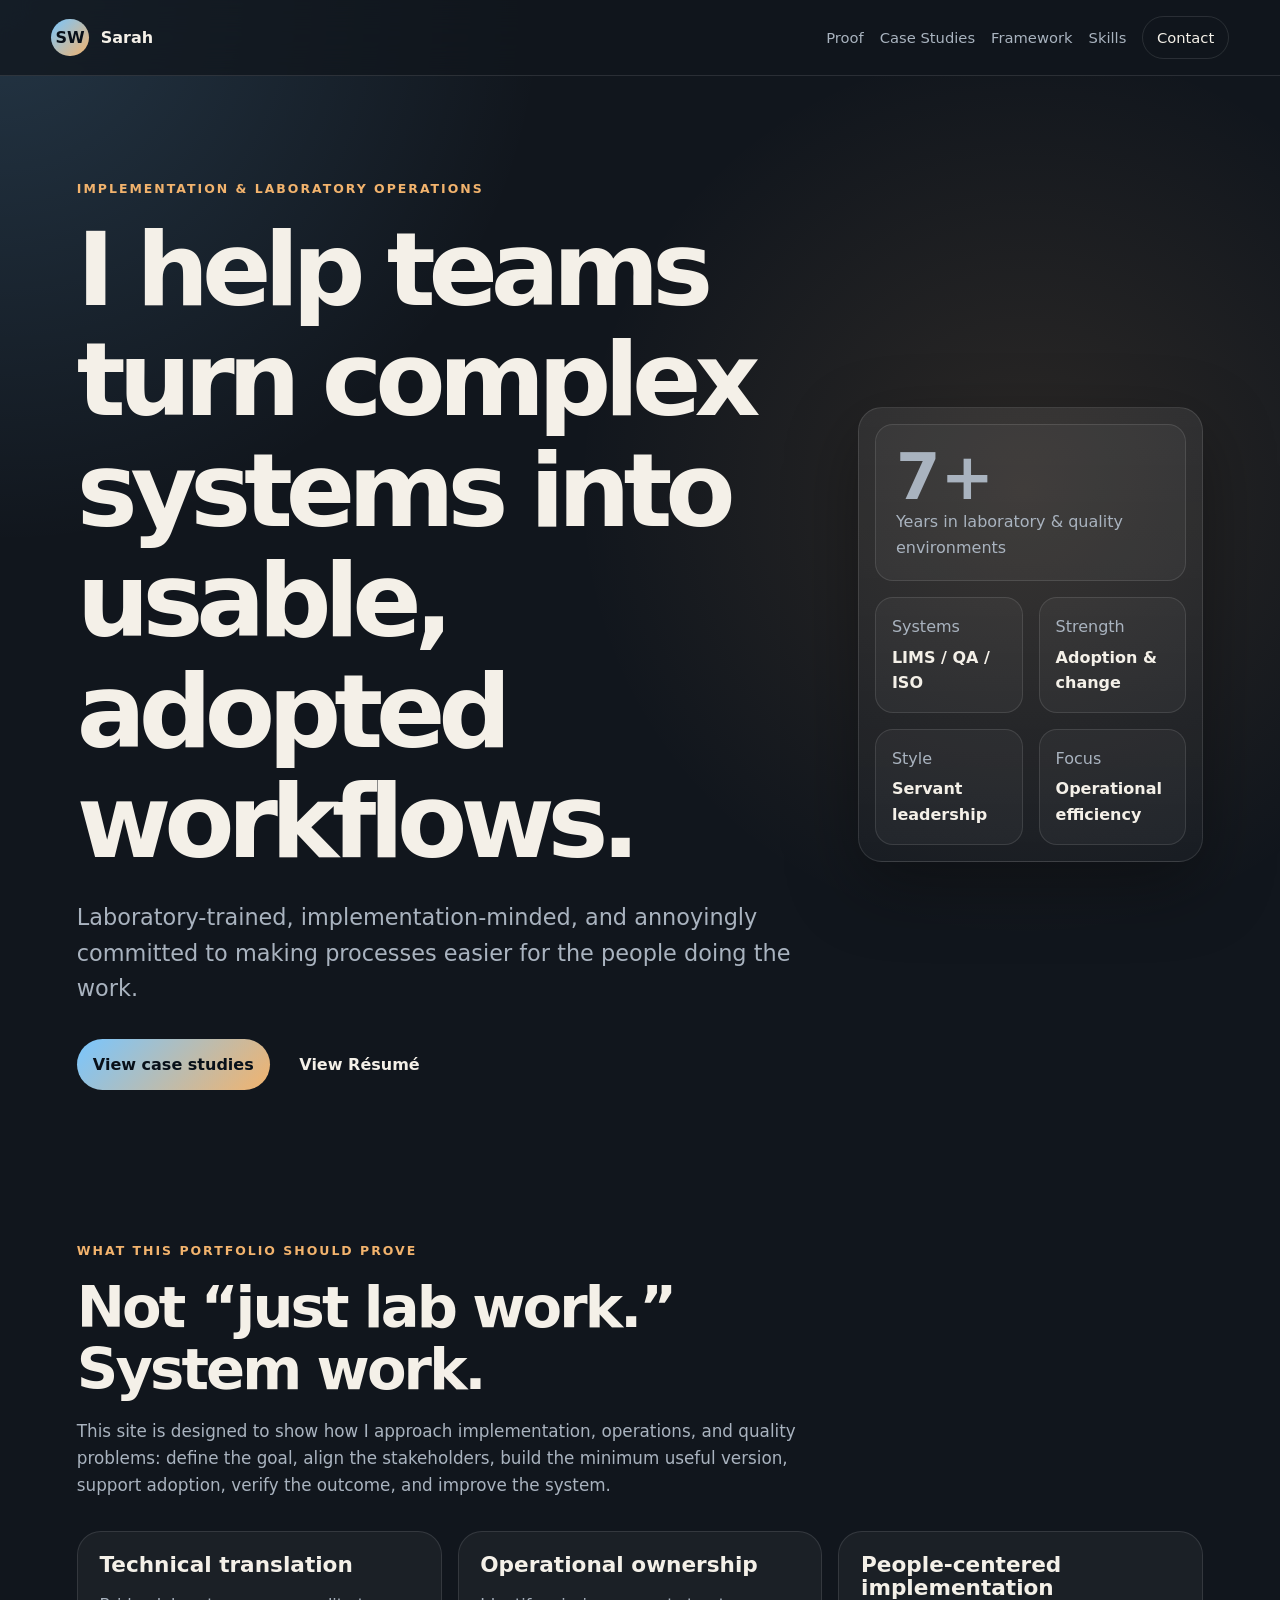
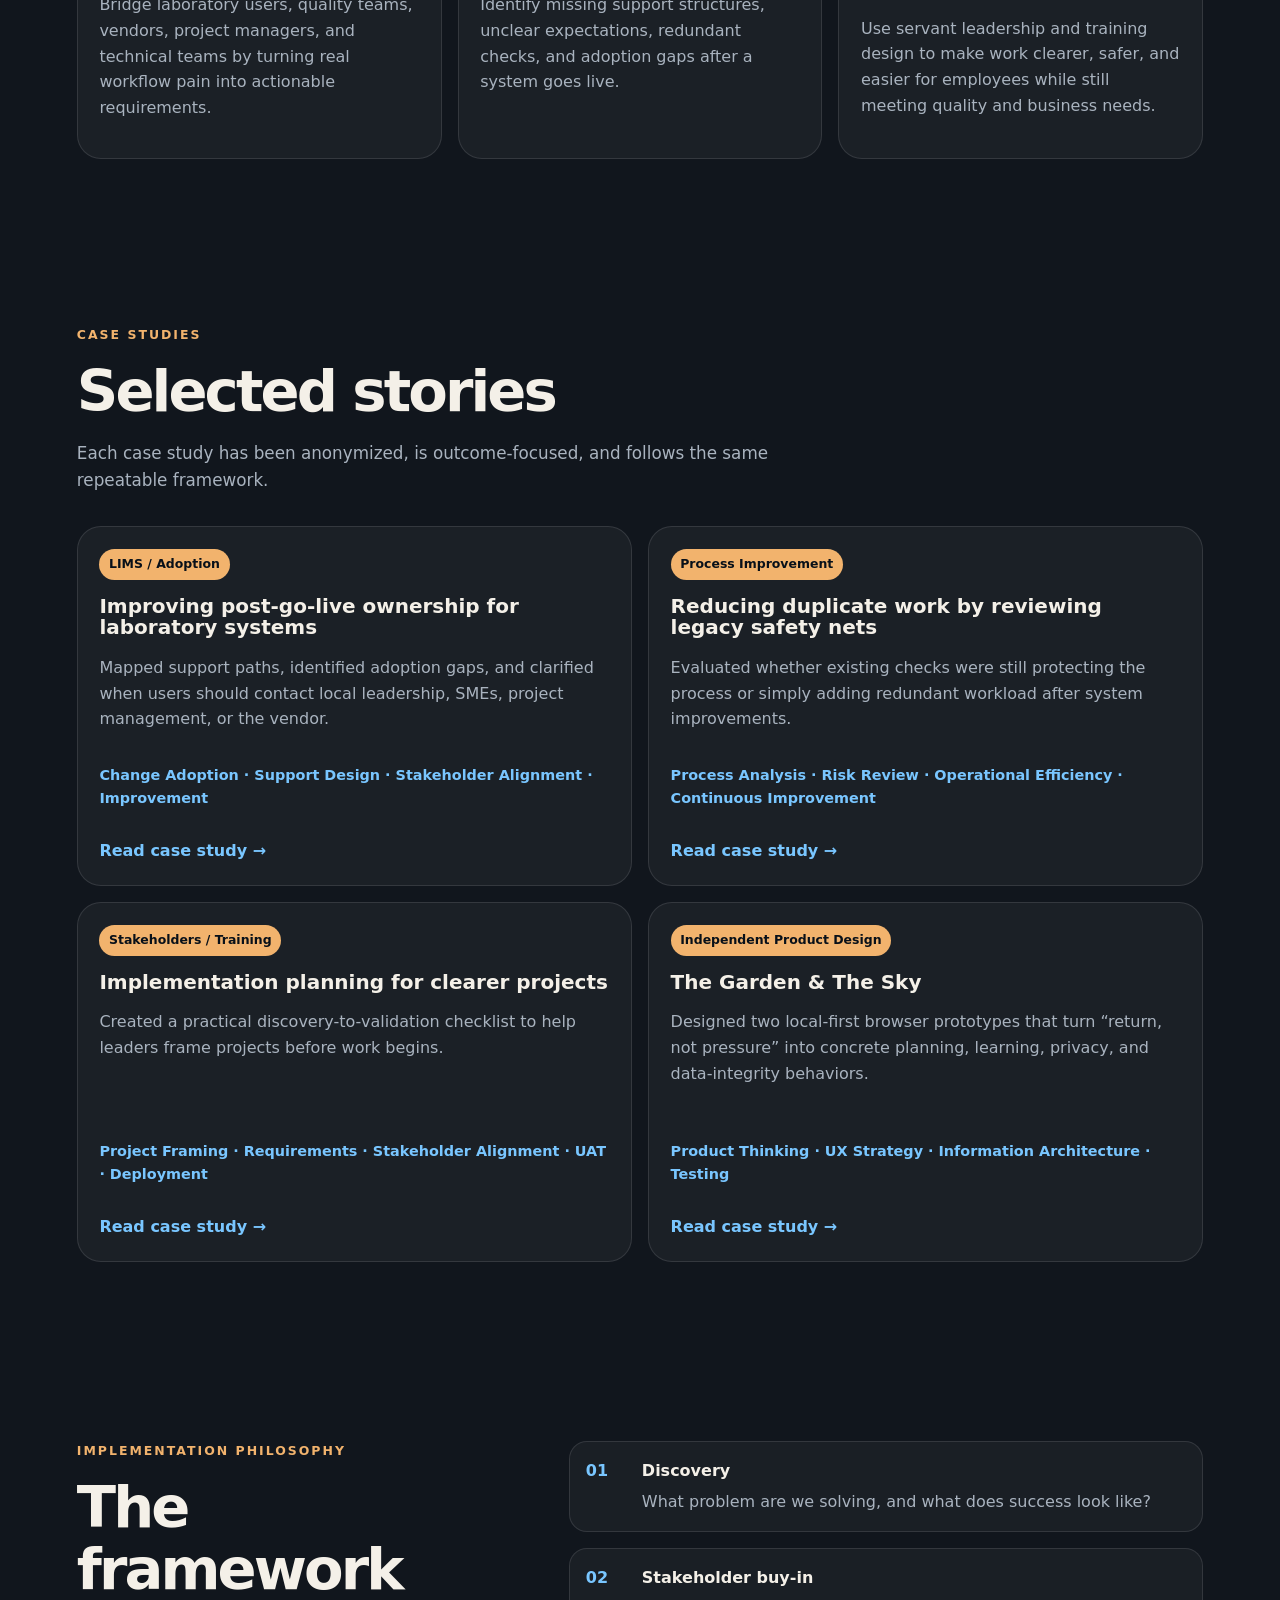
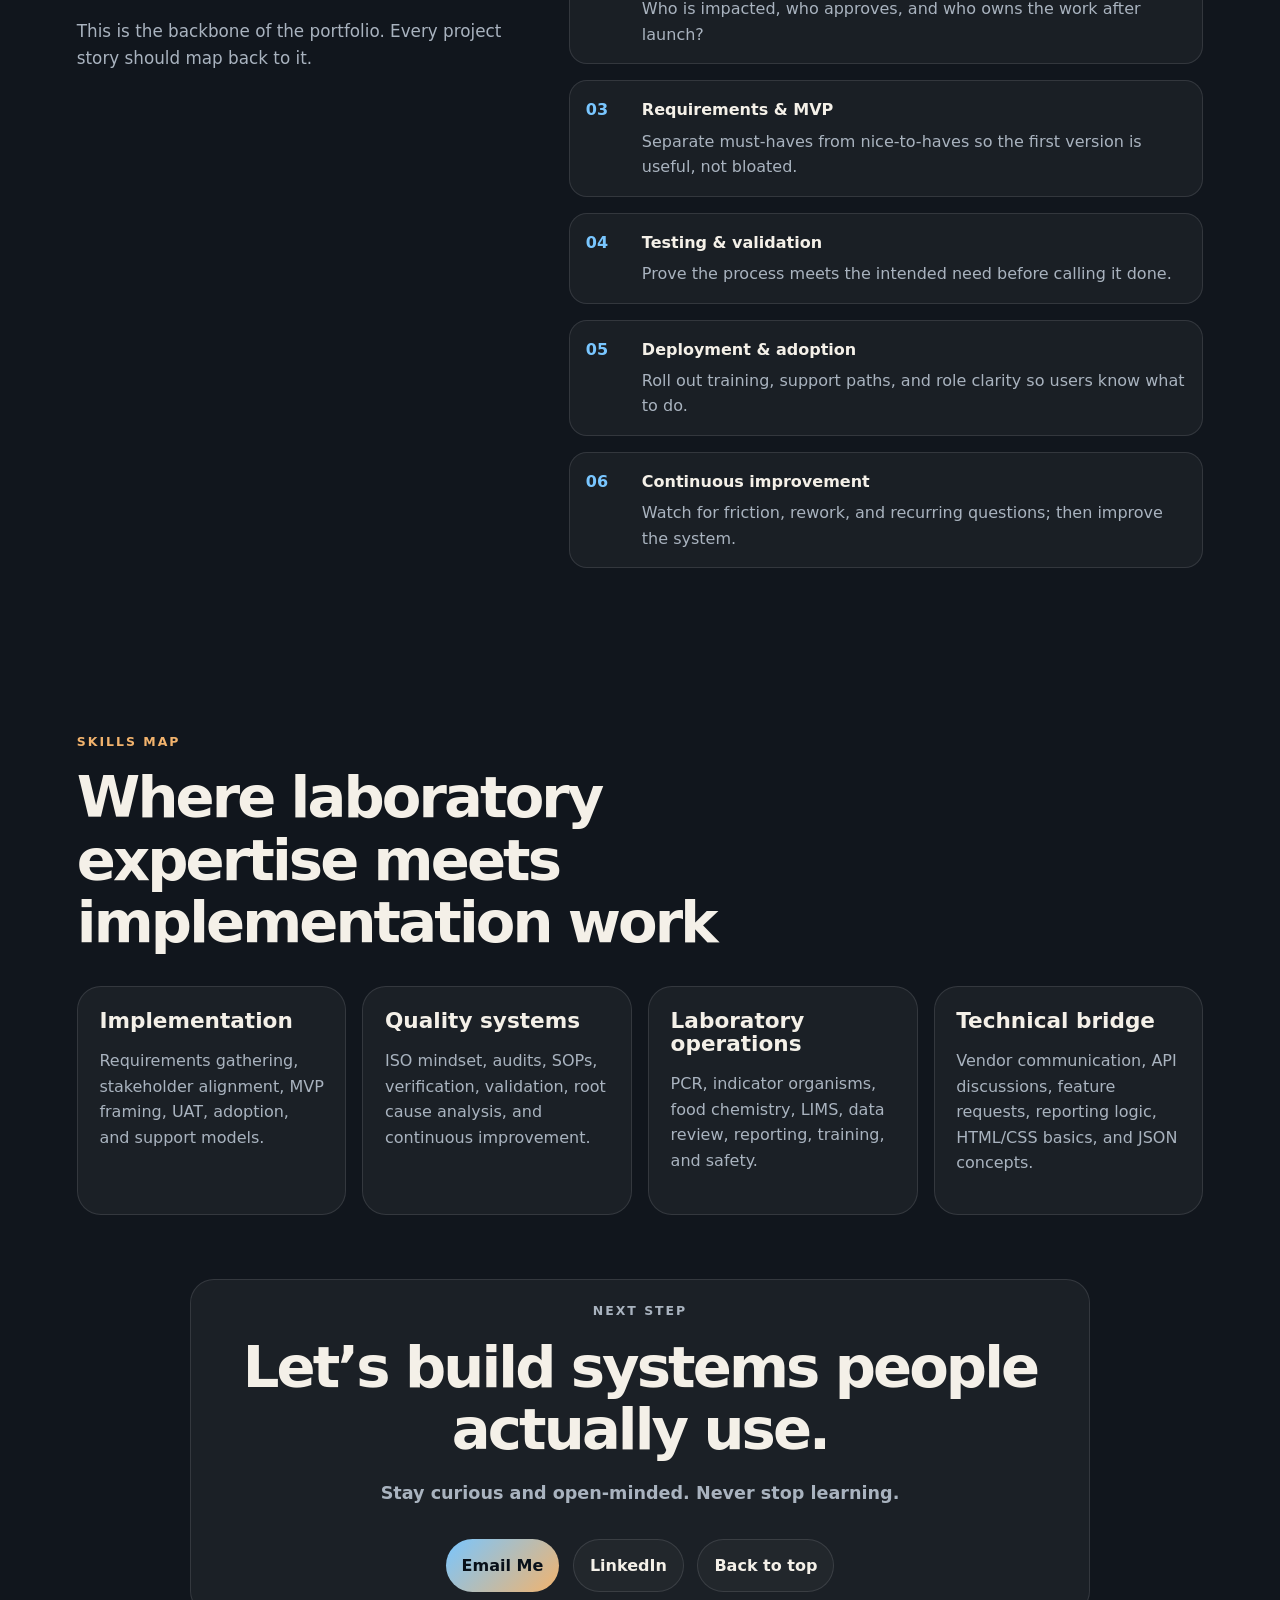
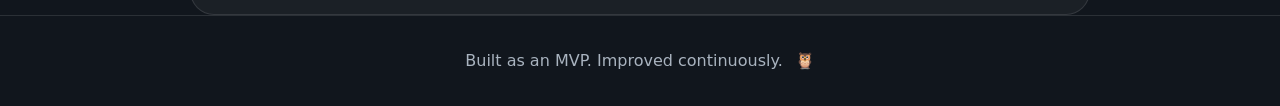
<file: index.html>
<!DOCTYPE html>
<html lang="en">
<head>
  <meta charset="UTF-8" />
  <meta name="viewport" content="width=device-width, initial-scale=1.0" />
  <title>Sarah | Implementation & Laboratory Operations</title>
  <meta name="description" content="Portfolio for implementation, laboratory operations, quality systems, process improvement, and stakeholder adoption work." />
  <link rel="stylesheet" href="style.css" />
</head>
<body>
  <header class="site-header">
    <a class="brand" href="#top" aria-label="Home">
      <span class="brand-mark">SW</span>
      <span>Sarah</span>
    </a>
    <nav aria-label="Main navigation">
      <a href="#proof">Proof</a>
      <a href="#case-studies">Case Studies</a>
      <a href="#framework">Framework</a>
      <a href="#skills">Skills</a>
      <a class="nav-cta" href="#contact">Contact</a>
    </nav>
  </header>

  <main id="top">
    <section class="hero section">
      <div class="hero-copy reveal">
        <p class="eyebrow">Implementation & Laboratory Operations</p>
        <h1>I help teams turn complex systems into usable, adopted workflows.</h1>
        <p class="lede">Laboratory-trained, implementation-minded, and annoyingly committed to making processes easier for the people doing the work.</p>
        <div class="hero-actions">
          <a class="button primary" href="#case-studies">View case studies</a>
       <a class="button" href="Sarah_Wisner_Resume.pdf" target="_blank" rel="noopener noreferrer">View Résumé</a>
        </div>
      </div>
      <aside class="hero-panel reveal" aria-label="Career snapshot">
        <div class="stat-card big">
          <span class="stat-number">7+</span>
          <span class="stat-label">Years in laboratory & quality environments</span>
        </div>
        <div class="mini-grid">
          <div class="stat-card"><span>Systems</span><strong>LIMS / QA / ISO</strong></div>
          <div class="stat-card"><span>Strength</span><strong>Adoption & change</strong></div>
          <div class="stat-card"><span>Style</span><strong>Servant leadership</strong></div>
          <div class="stat-card"><span>Focus</span><strong>Operational efficiency</strong></div>
        </div>
      </aside>
    </section>

   <section id="proof" class="section compact">
  <div class="section-heading reveal">
    <p class="eyebrow">What this portfolio should prove</p>
    <h2>Not “just lab work.” System work.</h2>
    <p>
      This site is designed to show how I approach implementation, operations,
      and quality problems: define the goal, align the stakeholders, build the
      minimum useful version, support adoption, verify the outcome, and improve
      the system.
    </p>
  </div>

  <div class="proof-grid">
    <article class="proof-card reveal">
      <h3>Technical translation</h3>
      <p>
        Bridge laboratory users, quality teams, vendors, project managers, and
        technical teams by turning real workflow pain into actionable requirements.
      </p>
    </article>

    <article class="proof-card reveal">
      <h3>Operational ownership</h3>
      <p>
        Identify missing support structures, unclear expectations, redundant
        checks, and adoption gaps after a system goes live.
      </p>
    </article>

    <article class="proof-card reveal">
      <h3>People-centered implementation</h3>
      <p>
        Use servant leadership and training design to make work clearer, safer,
        and easier for employees while still meeting quality and business needs.
      </p>
    </article>
  </div>
</section>

<section id="case-studies" class="section">
  <div class="section-heading reveal">
    <p class="eyebrow">Case studies</p>
    <h2>Selected stories</h2>
    <p>
      Each case study has been anonymized, is outcome-focused, and follows the
      same repeatable framework.
    </p>
  </div>

  <div class="case-grid">
    <article class="case-card reveal">
      <div class="case-tag">LIMS / Adoption</div>
      <h3>Improving post-go-live ownership for laboratory systems</h3>
      <p>
        Mapped support paths, identified adoption gaps, and clarified when users
        should contact local leadership, SMEs, project management, or the vendor.
      </p>
            <p class="case-skills">
       Change Adoption · Support Design · Stakeholder Alignment · Improvement
      </p>
     <a href="case-studies-post-go-live-support-model.html">
        Read case study →
      </a>
    </article>

    <article class="case-card reveal">
      <div class="case-tag">Process Improvement</div>
      <h3>Reducing duplicate work by reviewing legacy safety nets</h3>
      <p>
        Evaluated whether existing checks were still protecting the process or
        simply adding redundant workload after system improvements.
      </p>
            <p class="case-skills">
        Process Analysis · Risk Review · Operational Efficiency · Continuous Improvement
      </p>
<a href="case-studies-redundant-safety-nets.html">
        Read case study →
      </a>
    </article>

    <article class="case-card reveal">
      <div class="case-tag">Stakeholders / Training</div>
      <h3>Implementation planning for clearer projects</h3>
      <p>
        Created a practical discovery-to-validation checklist to help leaders
        frame projects before work begins.
      </p>
            <p class="case-skills">
       Project Framing · Requirements · Stakeholder Alignment · UAT · Deployment
      </p>
      <a href="case-studies-implementation-planning-framework.html">
        Read case study →
      </a>
    </article>

    <article class="case-card reveal">
      <div class="case-tag">Independent Product Design</div>
      <h3>The Garden &amp; The Sky</h3>
      <p>
        Designed two local-first browser prototypes that turn “return, not pressure”
        into concrete planning, learning, privacy, and data-integrity behaviors.
      </p>

      <p class="case-skills">
        Product Thinking · UX Strategy · Information Architecture · Testing
      </p>

      <a href="garden-and-sky-case-study.html">
        Read case study →
      </a>
    </article>
  </div>
</section>

<section id="framework" class="section split framework-section">
  <div class="section-heading reveal">
    <p class="eyebrow">Implementation philosophy</p>
    <h2>The framework</h2>
    <p>
      This is the backbone of the portfolio. Every project story should map
      back to it.
    </p>
  </div>

  <ol class="timeline reveal">
    <li>
      <span>01</span>
      <strong>Discovery</strong>
      <p>What problem are we solving, and what does success look like?</p>
    </li>

    <li>
      <span>02</span>
      <strong>Stakeholder buy-in</strong>
      <p>
        Who is impacted, who approves, and who owns the work after launch?
      </p>
    </li>

    <li>
      <span>03</span>
      <strong>Requirements &amp; MVP</strong>
      <p>
        Separate must-haves from nice-to-haves so the first version is useful,
        not bloated.
      </p>
    </li>

    <li>
      <span>04</span>
      <strong>Testing &amp; validation</strong>
      <p>
        Prove the process meets the intended need before calling it done.
      </p>
    </li>

    <li>
      <span>05</span>
      <strong>Deployment &amp; adoption</strong>
      <p>
        Roll out training, support paths, and role clarity so users know what
        to do.
      </p>
    </li>

    <li>
      <span>06</span>
      <strong>Continuous improvement</strong>
      <p>
        Watch for friction, rework, and recurring questions; then improve
        the system.
      </p>
    </li>
  </ol>
</section>

<section id="skills" class="section compact">
  <div class="section-heading reveal">
    <p class="eyebrow">Skills map</p>
    <h2>Where laboratory expertise meets implementation work</h2>
  </div>

  <div class="skills-grid reveal">
    <div>
      <h3>Implementation</h3>
      <p>
        Requirements gathering, stakeholder alignment, MVP framing, UAT,
        adoption, and support models.
      </p>
    </div>

    <div>
      <h3>Quality systems</h3>
      <p>
        ISO mindset, audits, SOPs, verification, validation, root cause
        analysis, and continuous improvement.
      </p>
    </div>

    <div>
      <h3>Laboratory operations</h3>
      <p>
        PCR, indicator organisms, food chemistry, LIMS, data review,
        reporting, training, and safety.
      </p>
    </div>

    <div>
      <h3>Technical bridge</h3>
      <p>
        Vendor communication, API discussions, feature requests, reporting
        logic, HTML/CSS basics, and JSON concepts.
      </p>
    </div>
  </div>
</section>

<section id="contact" class="section contact-card reveal">
  <p class="eyebrow">Next step</p>
  <h2>Let’s build systems people actually use.</h2>

  <p class="contact-note">
    Stay curious and open-minded. Never stop learning.
  </p>

  <div class="hero-actions contact-actions">
    <a
      class="button primary"
      href="mailto:sarah.kaylee.wisner@gmail.com"
    >
      Email Me
    </a>

    <a
      class="button secondary"
      href="https://www.linkedin.com/in/sarahkwisner97/"
      target="_blank"
      rel="noopener noreferrer"
    >
      LinkedIn
    </a>

    <a class="button secondary" href="#top">
      Back to top
    </a>
  </div>
</section>

  <footer class="site-footer">
    <span>Built as an MVP. Improved continuously.</span>
    <span aria-hidden="true">🦉</span>
  </footer>

  <script src="main.js"></script>
</body>
</html>
</file>
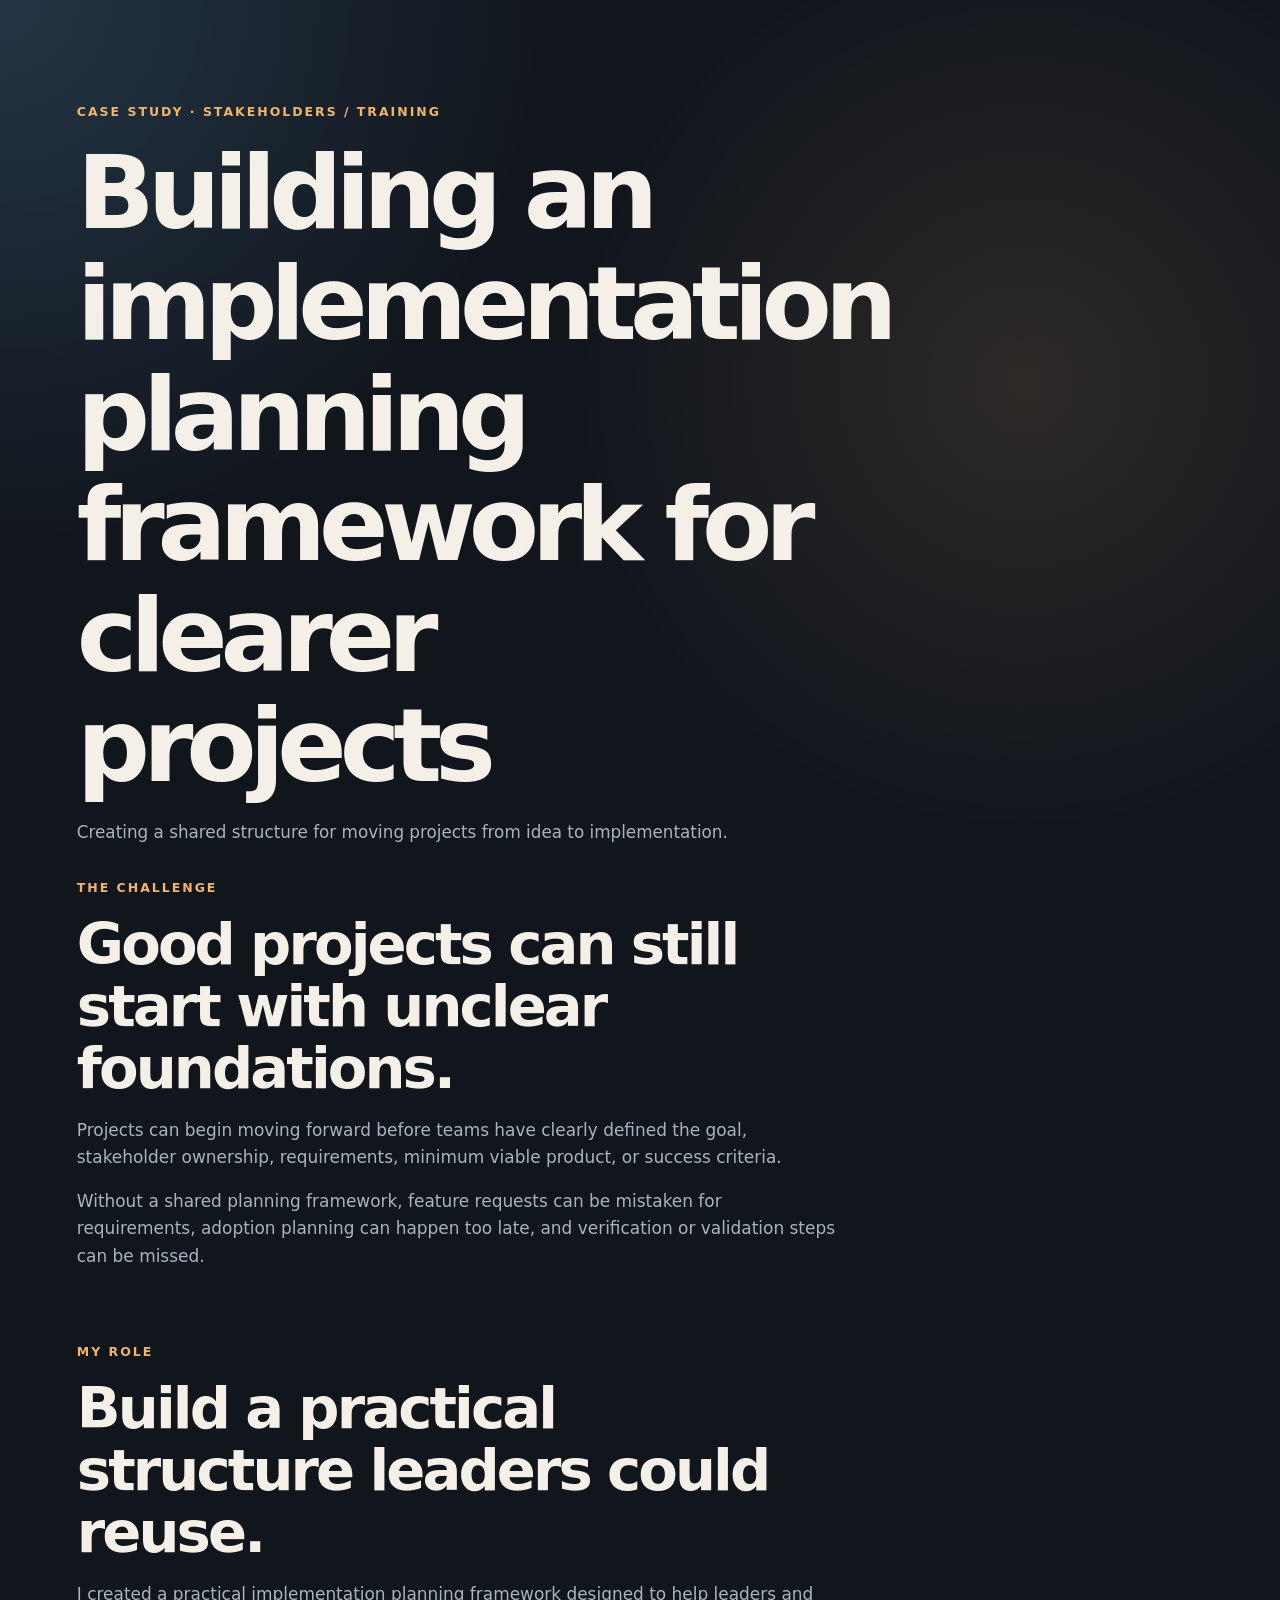
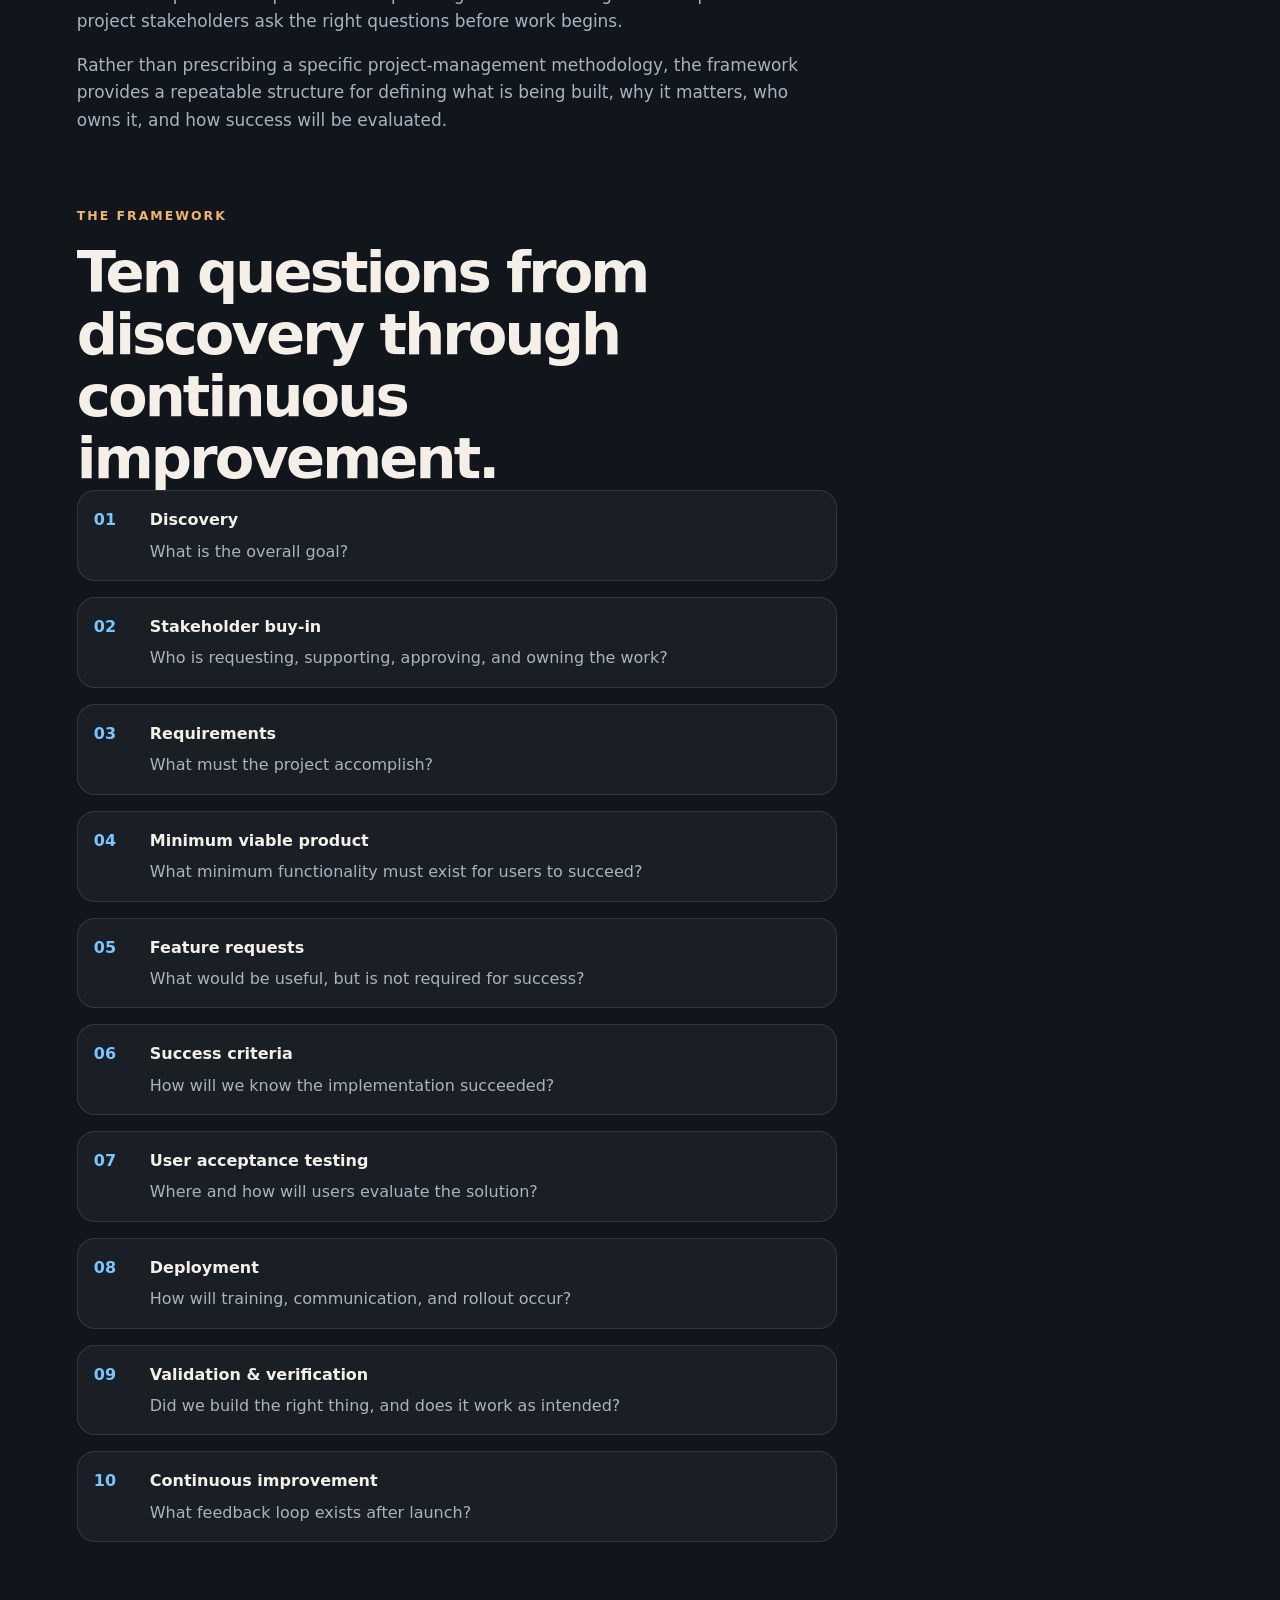
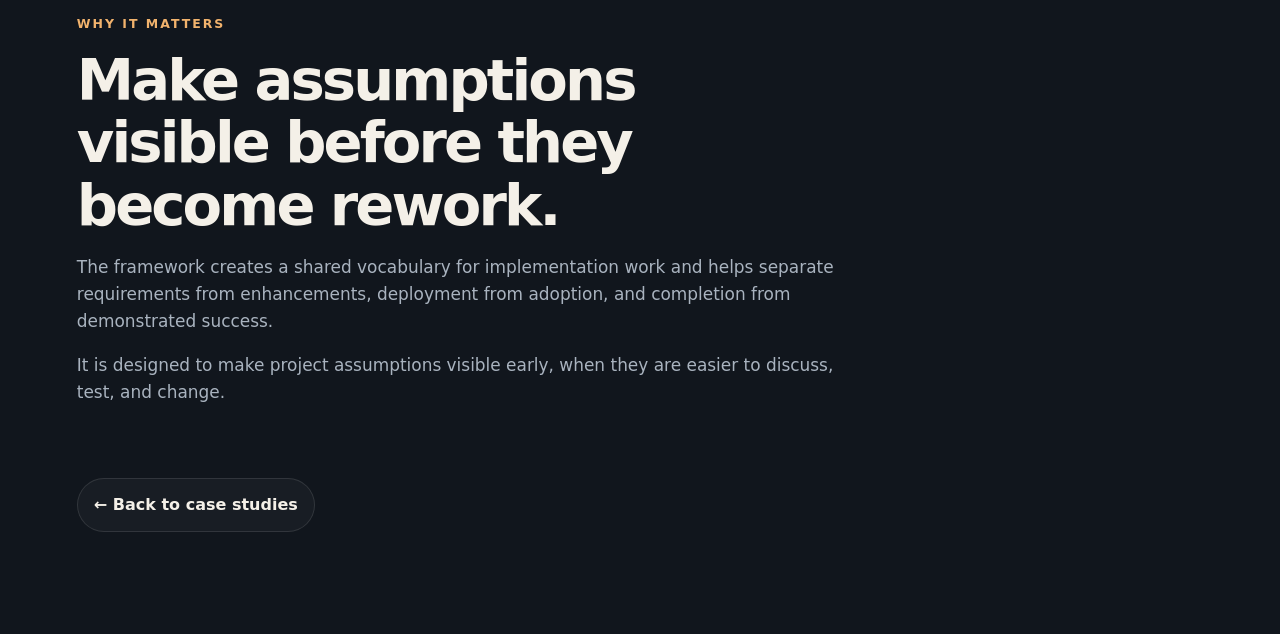
<file: case-studies-implementation-planning-framework.html>
<!DOCTYPE html>
<html lang="en">
<head>
  <meta charset="UTF-8">
  <meta name="viewport" content="width=device-width, initial-scale=1.0">
  <title>Implementation Planning Framework | Sarah W.</title>
  <link rel="stylesheet" href="style.css">
</head>

<body>

  <main class="section">

    <div class="section-heading reveal">
      <p class="eyebrow">Case Study · Stakeholders / Training</p>
      <h1>Building an implementation planning framework for clearer projects</h1>
      <p>
        Creating a shared structure for moving projects from idea to implementation.
      </p>
    </div>

    <section class="case-detail reveal">
      <p class="eyebrow">The challenge</p>
      <h2>Good projects can still start with unclear foundations.</h2>

      <p>
        Projects can begin moving forward before teams have clearly defined the goal,
        stakeholder ownership, requirements, minimum viable product, or success criteria.
      </p>

      <p>
        Without a shared planning framework, feature requests can be mistaken for
        requirements, adoption planning can happen too late, and verification or
        validation steps can be missed.
      </p>
    </section>

    <section class="case-detail reveal">
      <p class="eyebrow">My role</p>
      <h2>Build a practical structure leaders could reuse.</h2>

      <p>
        I created a practical implementation planning framework designed to help
        leaders and project stakeholders ask the right questions before work begins.
      </p>

      <p>
        Rather than prescribing a specific project-management methodology, the
        framework provides a repeatable structure for defining what is being built,
        why it matters, who owns it, and how success will be evaluated.
      </p>
    </section>

    <section class="case-detail reveal">
      <p class="eyebrow">The framework</p>
      <h2>Ten questions from discovery through continuous improvement.</h2>

      <ol class="timeline">

        <li>
          <span>01</span>
          <strong>Discovery</strong>
          <p>What is the overall goal?</p>
        </li>

        <li>
          <span>02</span>
          <strong>Stakeholder buy-in</strong>
          <p>Who is requesting, supporting, approving, and owning the work?</p>
        </li>

        <li>
          <span>03</span>
          <strong>Requirements</strong>
          <p>What must the project accomplish?</p>
        </li>

        <li>
          <span>04</span>
          <strong>Minimum viable product</strong>
          <p>What minimum functionality must exist for users to succeed?</p>
        </li>

        <li>
          <span>05</span>
          <strong>Feature requests</strong>
          <p>What would be useful, but is not required for success?</p>
        </li>

        <li>
          <span>06</span>
          <strong>Success criteria</strong>
          <p>How will we know the implementation succeeded?</p>
        </li>

        <li>
          <span>07</span>
          <strong>User acceptance testing</strong>
          <p>Where and how will users evaluate the solution?</p>
        </li>

        <li>
          <span>08</span>
          <strong>Deployment</strong>
          <p>How will training, communication, and rollout occur?</p>
        </li>

        <li>
          <span>09</span>
          <strong>Validation &amp; verification</strong>
          <p>Did we build the right thing, and does it work as intended?</p>
        </li>

        <li>
          <span>10</span>
          <strong>Continuous improvement</strong>
          <p>What feedback loop exists after launch?</p>
        </li>

      </ol>
    </section>

    <section class="case-detail reveal">
      <p class="eyebrow">Why it matters</p>
      <h2>Make assumptions visible before they become rework.</h2>

      <p>
        The framework creates a shared vocabulary for implementation work and helps
        separate requirements from enhancements, deployment from adoption, and
        completion from demonstrated success.
      </p>

      <p>
        It is designed to make project assumptions visible early, when they are
        easier to discuss, test, and change.
      </p>
    </section>

    <div class="hero-actions reveal">
      <a class="button secondary" href="index.html#case-studies">
        ← Back to case studies
      </a>
    </div>

  </main>

  <script src="main.js"></script>

</body>
</html>
</file>
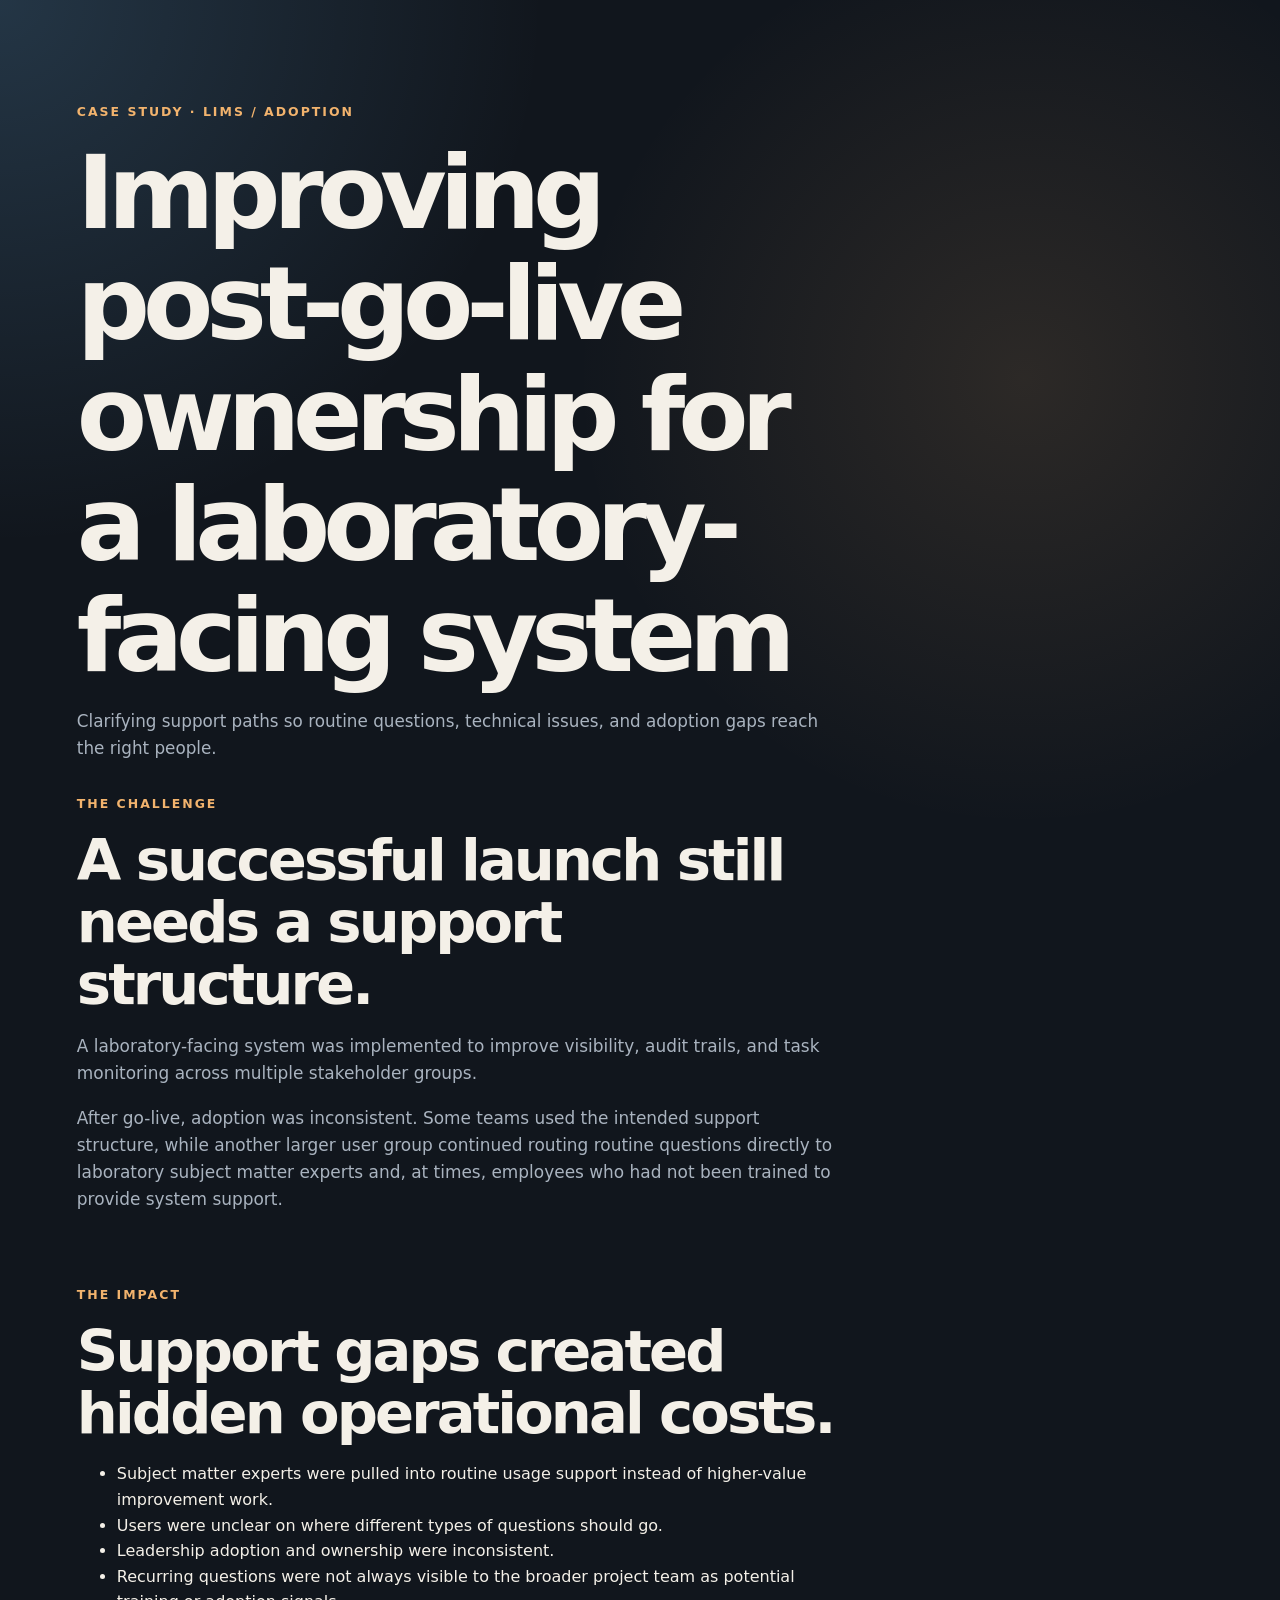
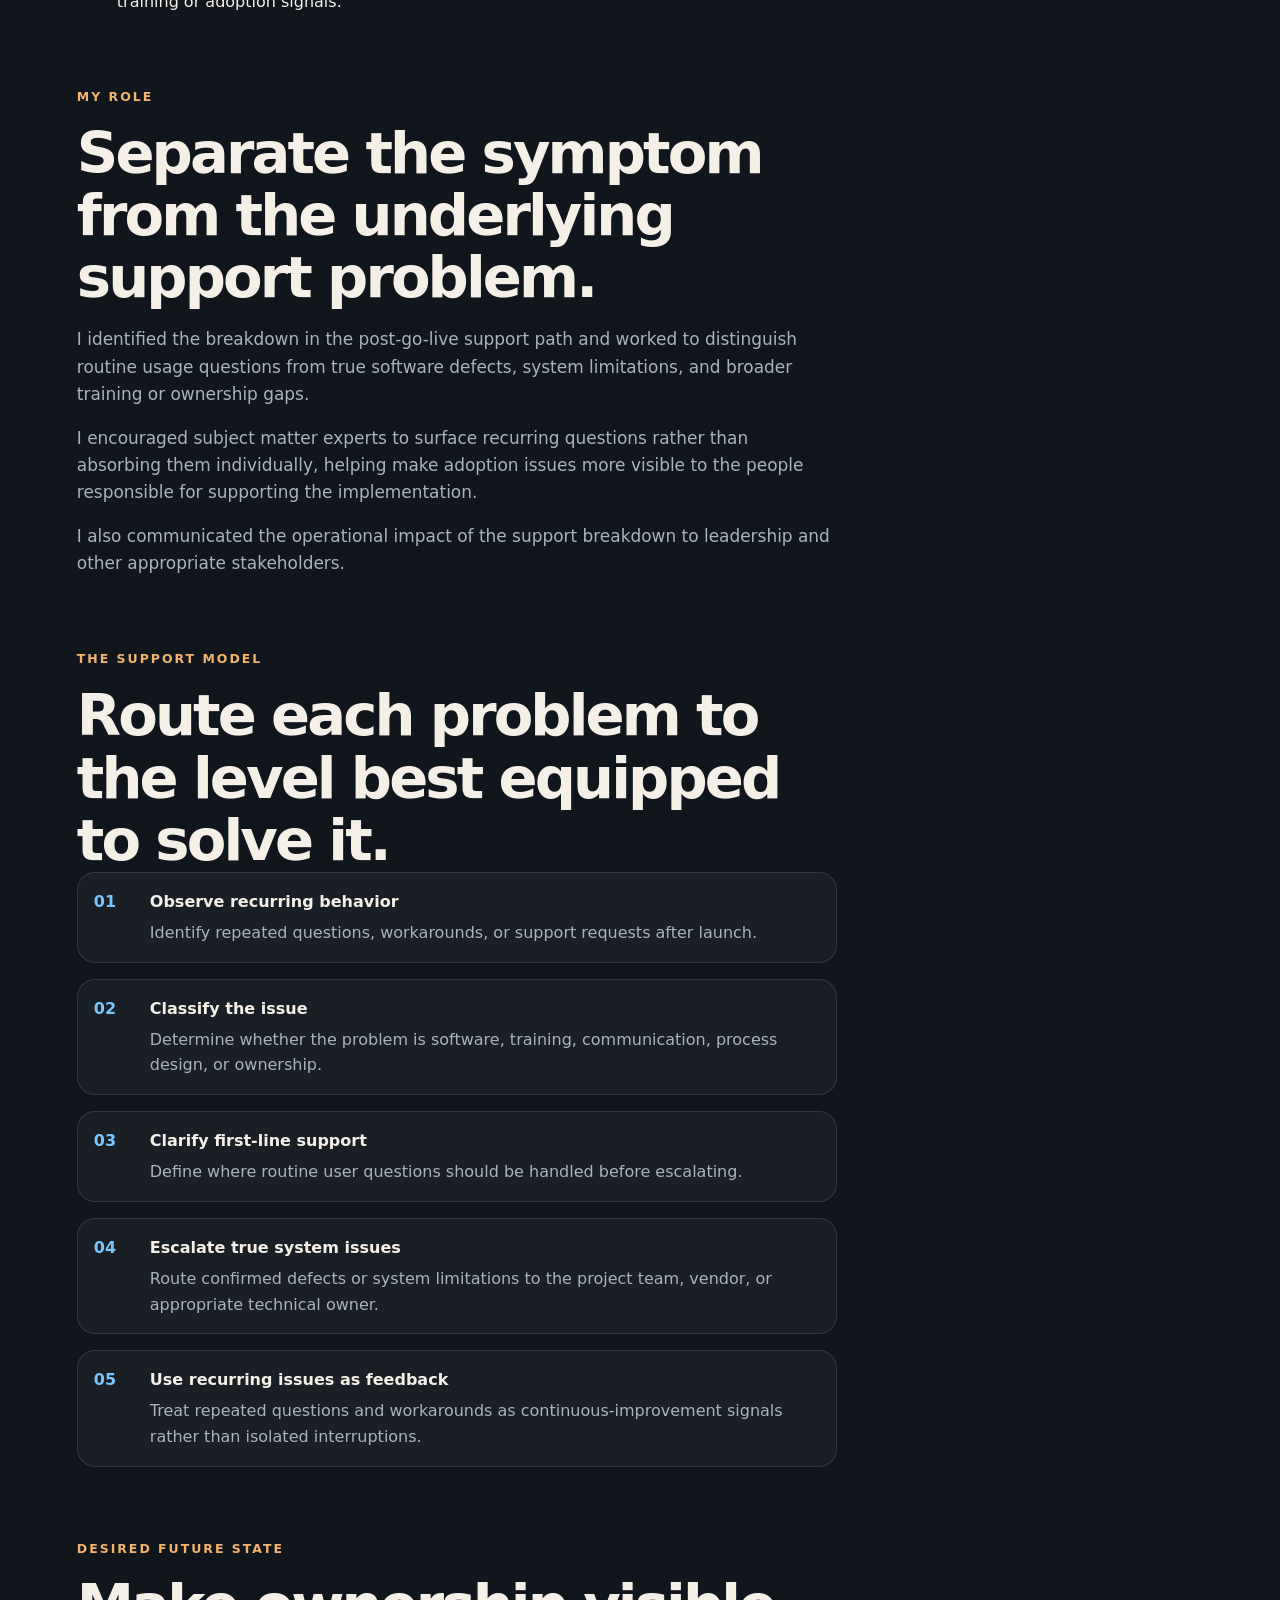
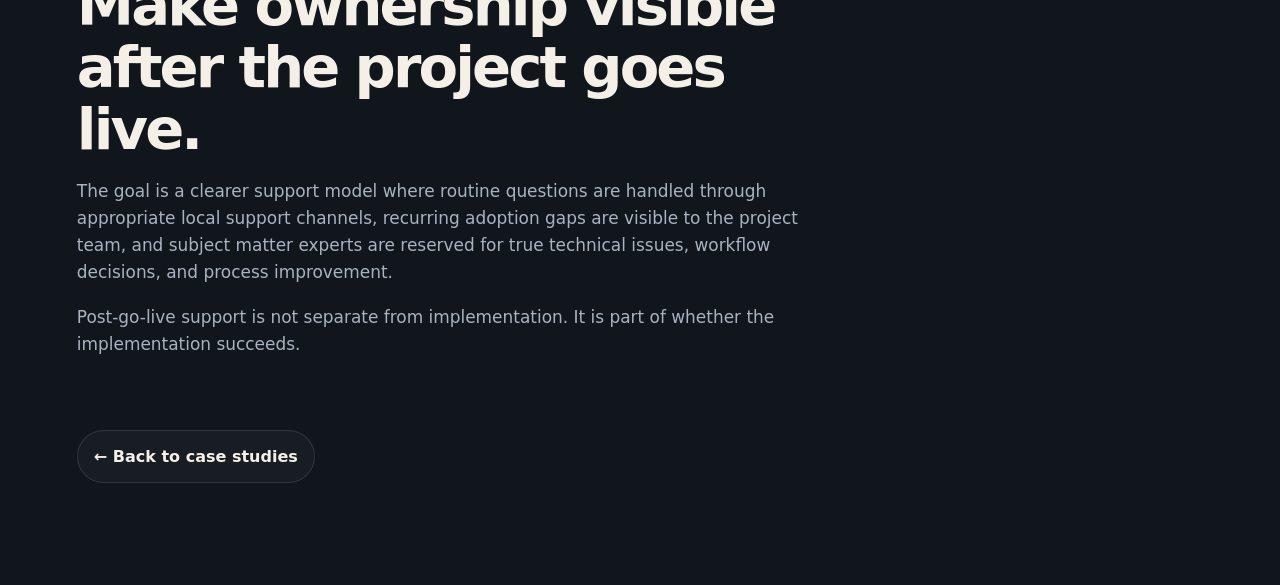
<file: case-studies-post-go-live-support-model.html>
<!DOCTYPE html>
<html lang="en">
<head>
  <meta charset="UTF-8">
  <meta name="viewport" content="width=device-width, initial-scale=1.0">
  <title>Post-Go-Live Support Model | Sarah W.</title>
  <link rel="stylesheet" href="style.css">
</head>

<body>

  <main class="section">

    <div class="section-heading reveal">
      <p class="eyebrow">Case Study · LIMS / Adoption</p>
      <h1>Improving post-go-live ownership for a laboratory-facing system</h1>
      <p>
        Clarifying support paths so routine questions, technical issues, and adoption
        gaps reach the right people.
      </p>
    </div>

    <section class="case-detail reveal">
      <p class="eyebrow">The challenge</p>
      <h2>A successful launch still needs a support structure.</h2>

      <p>
        A laboratory-facing system was implemented to improve visibility,
        audit trails, and task monitoring across multiple stakeholder groups.
      </p>

      <p>
        After go-live, adoption was inconsistent. Some teams used the intended
        support structure, while another larger user group continued routing
        routine questions directly to laboratory subject matter experts and,
        at times, employees who had not been trained to provide system support.
      </p>
    </section>

    <section class="case-detail reveal">
      <p class="eyebrow">The impact</p>
      <h2>Support gaps created hidden operational costs.</h2>

      <ul>
        <li>
          Subject matter experts were pulled into routine usage support instead
          of higher-value improvement work.
        </li>
        <li>
          Users were unclear on where different types of questions should go.
        </li>
        <li>
          Leadership adoption and ownership were inconsistent.
        </li>
        <li>
          Recurring questions were not always visible to the broader project team
          as potential training or adoption signals.
        </li>
      </ul>
    </section>

    <section class="case-detail reveal">
      <p class="eyebrow">My role</p>
      <h2>Separate the symptom from the underlying support problem.</h2>

      <p>
        I identified the breakdown in the post-go-live support path and worked
        to distinguish routine usage questions from true software defects,
        system limitations, and broader training or ownership gaps.
      </p>

      <p>
        I encouraged subject matter experts to surface recurring questions
        rather than absorbing them individually, helping make adoption issues
        more visible to the people responsible for supporting the implementation.
      </p>

      <p>
        I also communicated the operational impact of the support breakdown
        to leadership and other appropriate stakeholders.
      </p>
    </section>

    <section class="case-detail reveal">
      <p class="eyebrow">The support model</p>
      <h2>Route each problem to the level best equipped to solve it.</h2>

      <ol class="timeline">

        <li>
          <span>01</span>
          <strong>Observe recurring behavior</strong>
          <p>
            Identify repeated questions, workarounds, or support requests after launch.
          </p>
        </li>

        <li>
          <span>02</span>
          <strong>Classify the issue</strong>
          <p>
            Determine whether the problem is software, training, communication,
            process design, or ownership.
          </p>
        </li>

        <li>
          <span>03</span>
          <strong>Clarify first-line support</strong>
          <p>
            Define where routine user questions should be handled before escalating.
          </p>
        </li>

        <li>
          <span>04</span>
          <strong>Escalate true system issues</strong>
          <p>
            Route confirmed defects or system limitations to the project team,
            vendor, or appropriate technical owner.
          </p>
        </li>

        <li>
          <span>05</span>
          <strong>Use recurring issues as feedback</strong>
          <p>
            Treat repeated questions and workarounds as continuous-improvement
            signals rather than isolated interruptions.
          </p>
        </li>

      </ol>
    </section>

    <section class="case-detail reveal">
      <p class="eyebrow">Desired future state</p>
      <h2>Make ownership visible after the project goes live.</h2>

      <p>
        The goal is a clearer support model where routine questions are handled
        through appropriate local support channels, recurring adoption gaps are
        visible to the project team, and subject matter experts are reserved for
        true technical issues, workflow decisions, and process improvement.
      </p>

      <p>
        Post-go-live support is not separate from implementation. It is part of
        whether the implementation succeeds.
      </p>
    </section>

    <div class="hero-actions reveal">
      <a class="button secondary" href="index.html#case-studies">
        ← Back to case studies
      </a>
    </div>

  </main>

  <script src="main.js"></script>

</body>
</html>
</file>
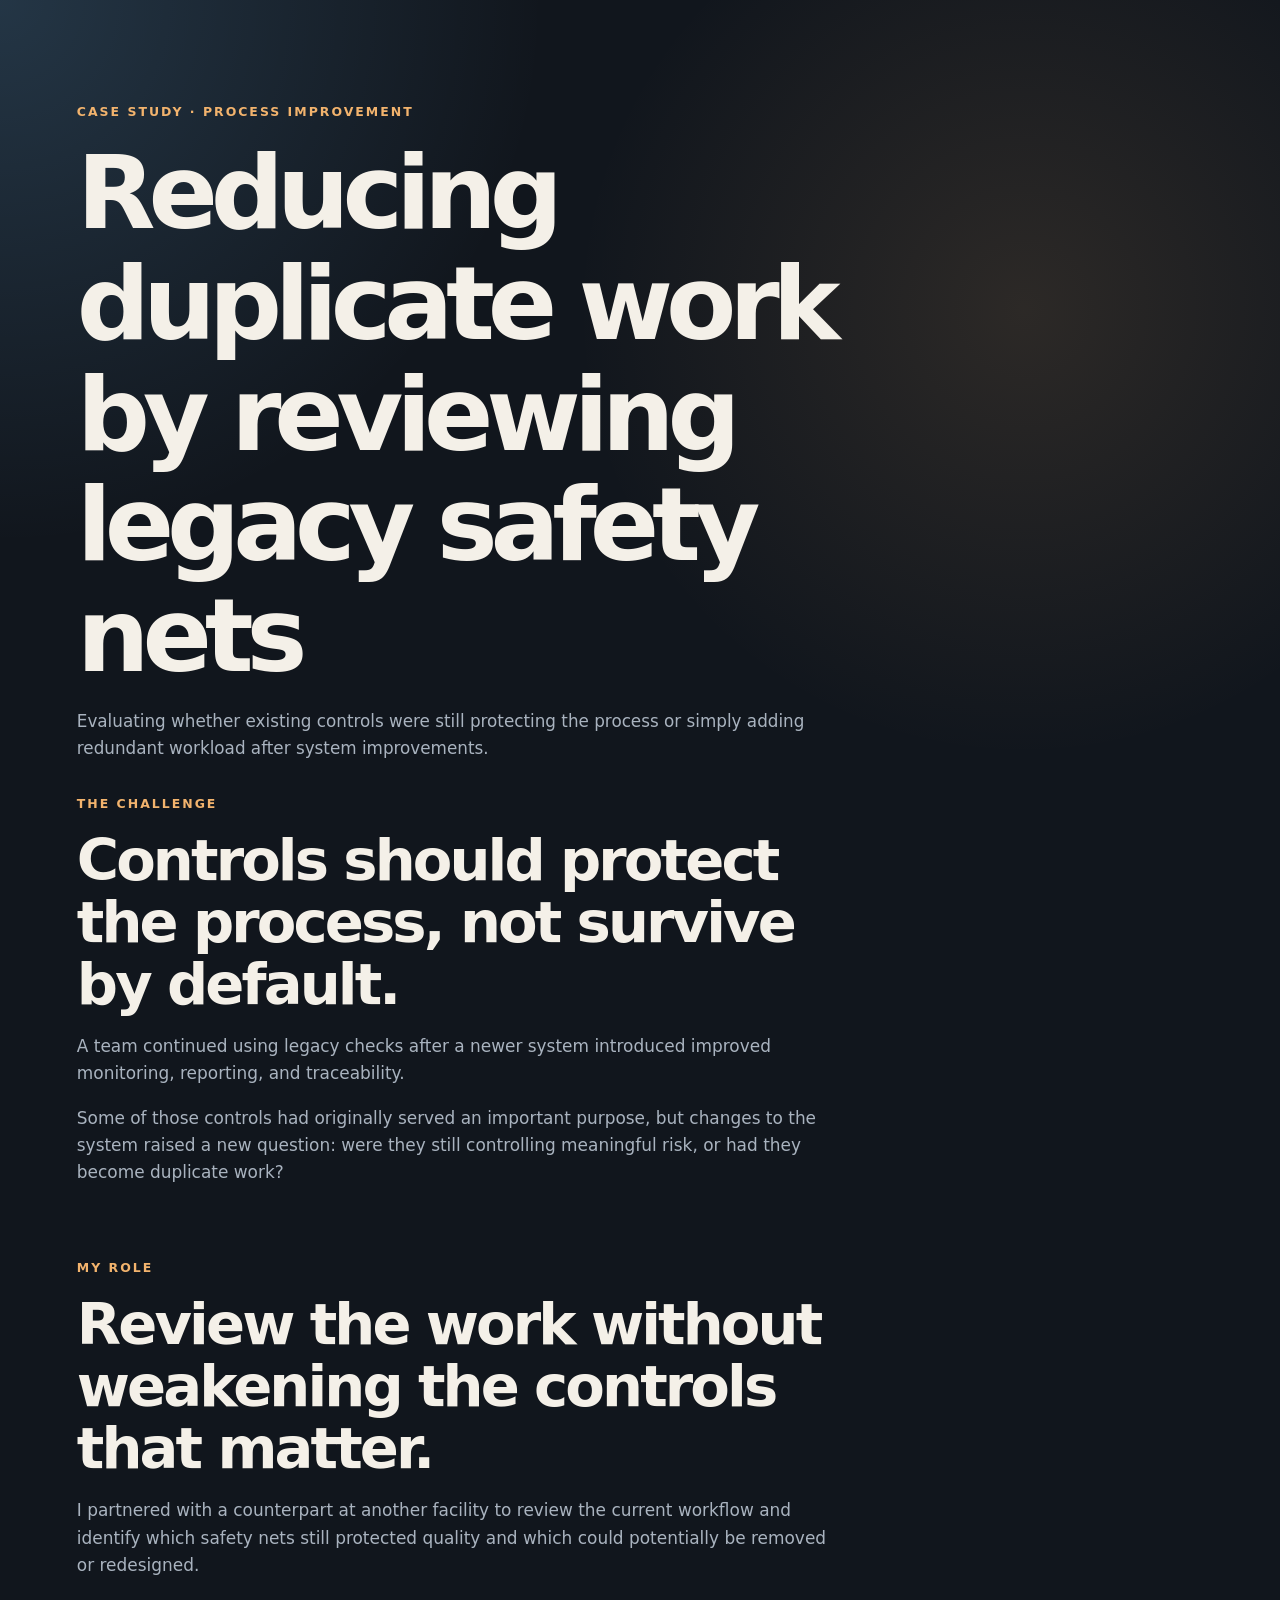
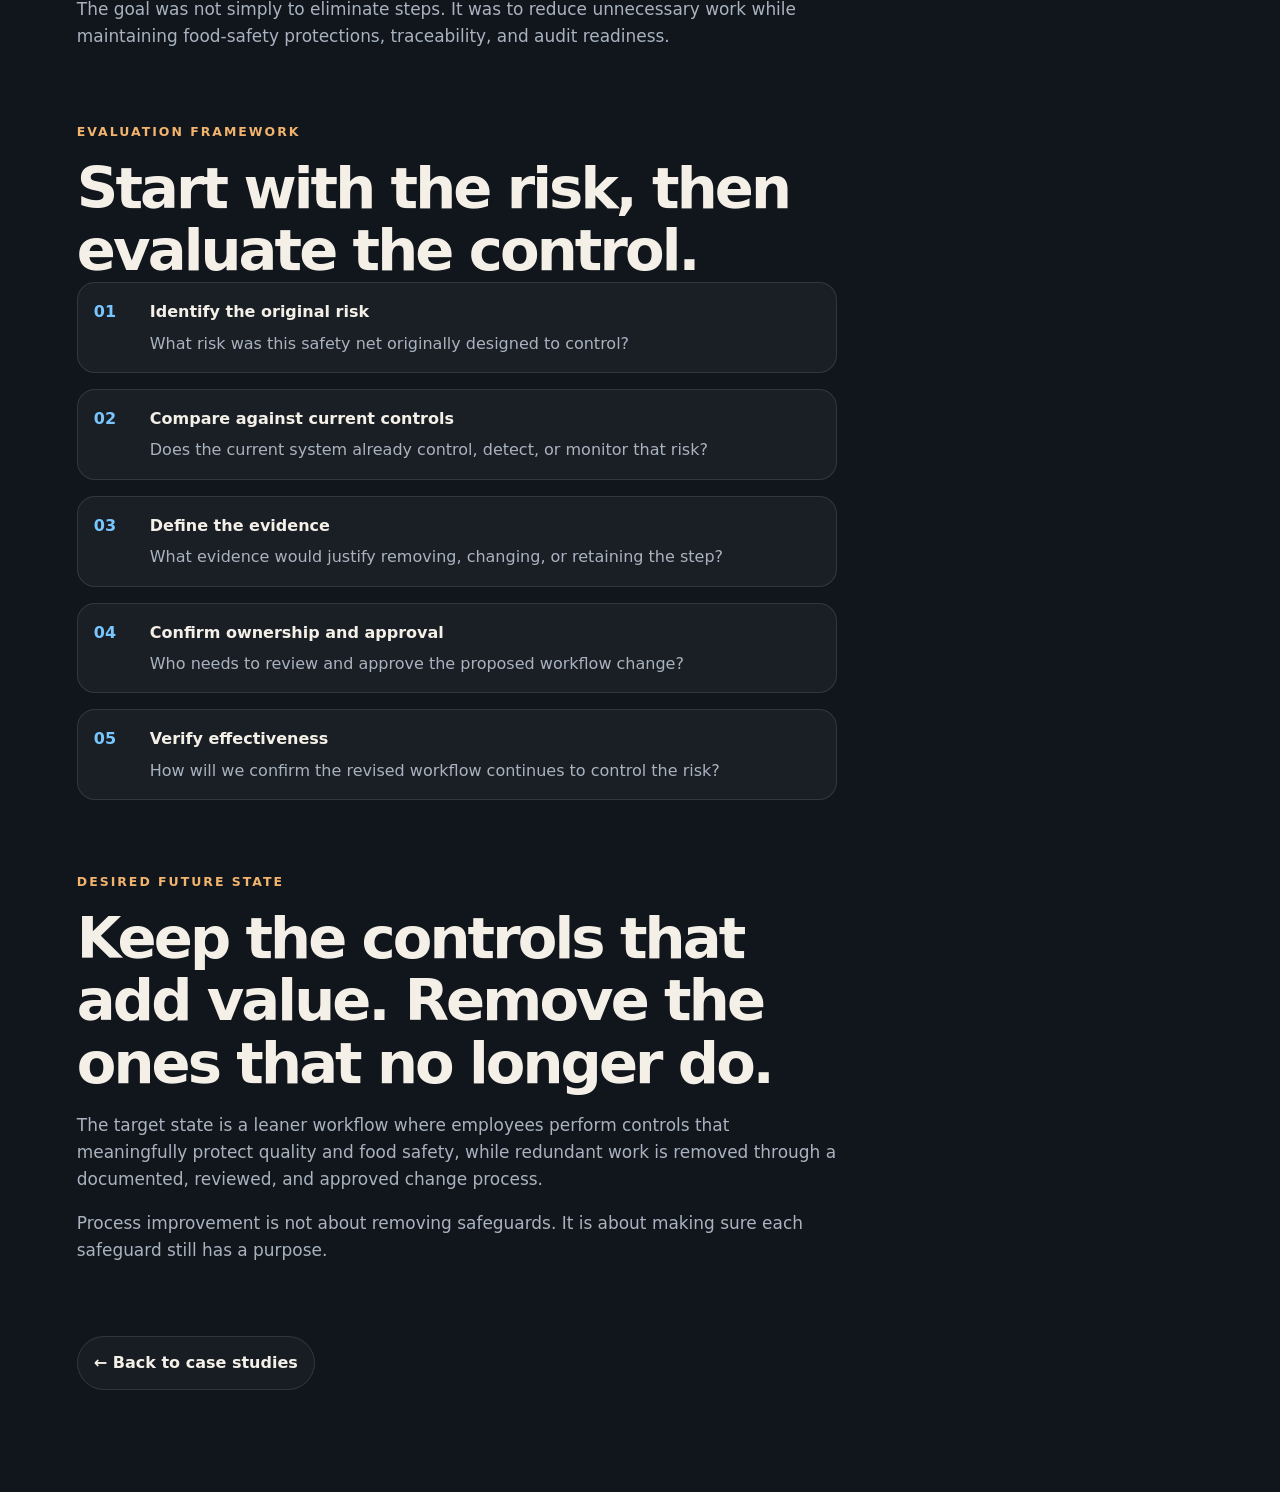
<file: case-studies-redundant-safety-nets.html>
<!DOCTYPE html>
<html lang="en">
<head>
  <meta charset="UTF-8">
  <meta name="viewport" content="width=device-width, initial-scale=1.0">
  <title>Redundant Safety Nets | Sarah W.</title>
  <link rel="stylesheet" href="style.css">
</head>

<body>

  <main class="section">

    <div class="section-heading reveal">
      <p class="eyebrow">Case Study · Process Improvement</p>
      <h1>Reducing duplicate work by reviewing legacy safety nets</h1>
      <p>
        Evaluating whether existing controls were still protecting the process
        or simply adding redundant workload after system improvements.
      </p>
    </div>

    <section class="case-detail reveal">
      <p class="eyebrow">The challenge</p>
      <h2>Controls should protect the process, not survive by default.</h2>

      <p>
        A team continued using legacy checks after a newer system introduced
        improved monitoring, reporting, and traceability.
      </p>

      <p>
        Some of those controls had originally served an important purpose,
        but changes to the system raised a new question: were they still
        controlling meaningful risk, or had they become duplicate work?
      </p>
    </section>

    <section class="case-detail reveal">
      <p class="eyebrow">My role</p>
      <h2>Review the work without weakening the controls that matter.</h2>

      <p>
        I partnered with a counterpart at another facility to review the
        current workflow and identify which safety nets still protected quality
        and which could potentially be removed or redesigned.
      </p>

      <p>
        The goal was not simply to eliminate steps. It was to reduce unnecessary
        work while maintaining food-safety protections, traceability,
        and audit readiness.
      </p>
    </section>

    <section class="case-detail reveal">
      <p class="eyebrow">Evaluation framework</p>
      <h2>Start with the risk, then evaluate the control.</h2>

      <ol class="timeline">

        <li>
          <span>01</span>
          <strong>Identify the original risk</strong>
          <p>
            What risk was this safety net originally designed to control?
          </p>
        </li>

        <li>
          <span>02</span>
          <strong>Compare against current controls</strong>
          <p>
            Does the current system already control, detect, or monitor that risk?
          </p>
        </li>

        <li>
          <span>03</span>
          <strong>Define the evidence</strong>
          <p>
            What evidence would justify removing, changing, or retaining the step?
          </p>
        </li>

        <li>
          <span>04</span>
          <strong>Confirm ownership and approval</strong>
          <p>
            Who needs to review and approve the proposed workflow change?
          </p>
        </li>

        <li>
          <span>05</span>
          <strong>Verify effectiveness</strong>
          <p>
            How will we confirm the revised workflow continues to control the risk?
          </p>
        </li>

      </ol>
    </section>

    <section class="case-detail reveal">
      <p class="eyebrow">Desired future state</p>
      <h2>Keep the controls that add value. Remove the ones that no longer do.</h2>

      <p>
        The target state is a leaner workflow where employees perform controls
        that meaningfully protect quality and food safety, while redundant work
        is removed through a documented, reviewed, and approved change process.
      </p>

      <p>
        Process improvement is not about removing safeguards. It is about making
        sure each safeguard still has a purpose.
      </p>
    </section>

    <div class="hero-actions reveal">
      <a class="button secondary" href="index.html#case-studies">
        ← Back to case studies
      </a>
    </div>

  </main>

  <script src="main.js"></script>

</body>
</html>
</file>
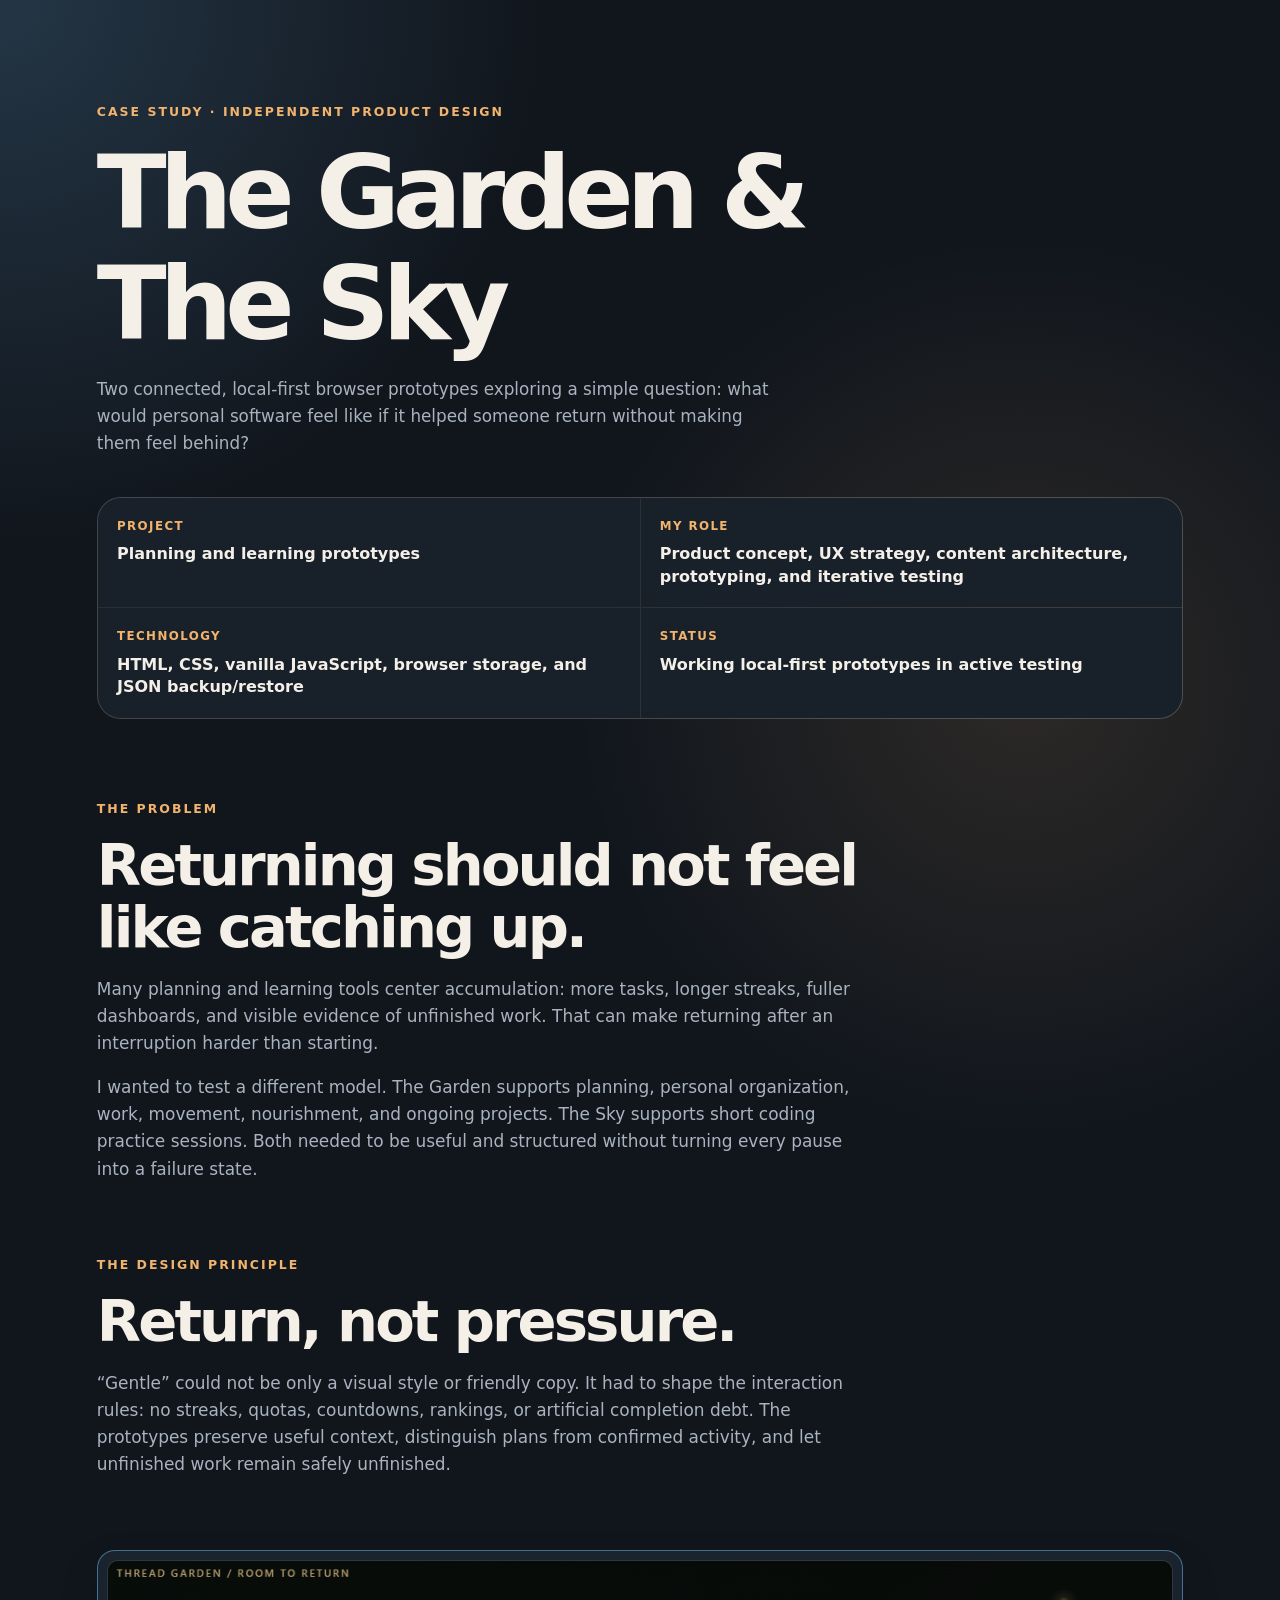
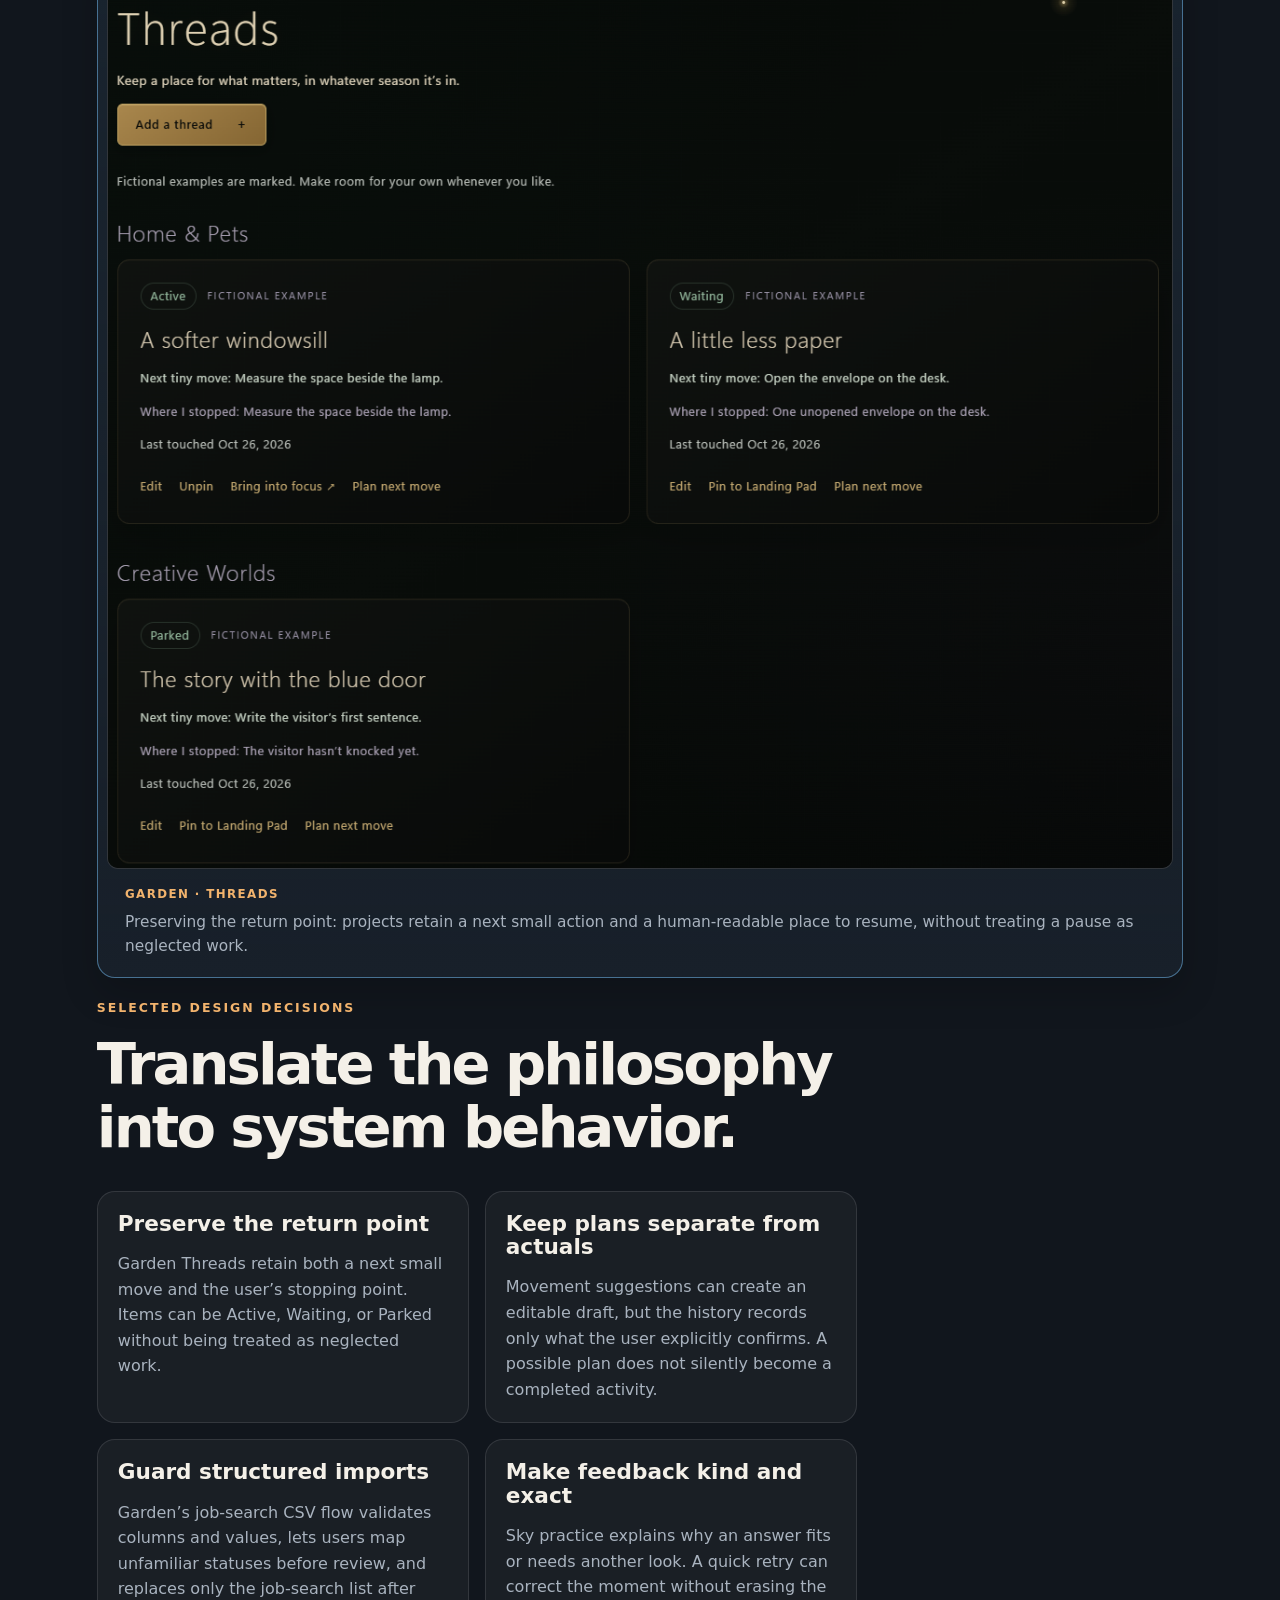
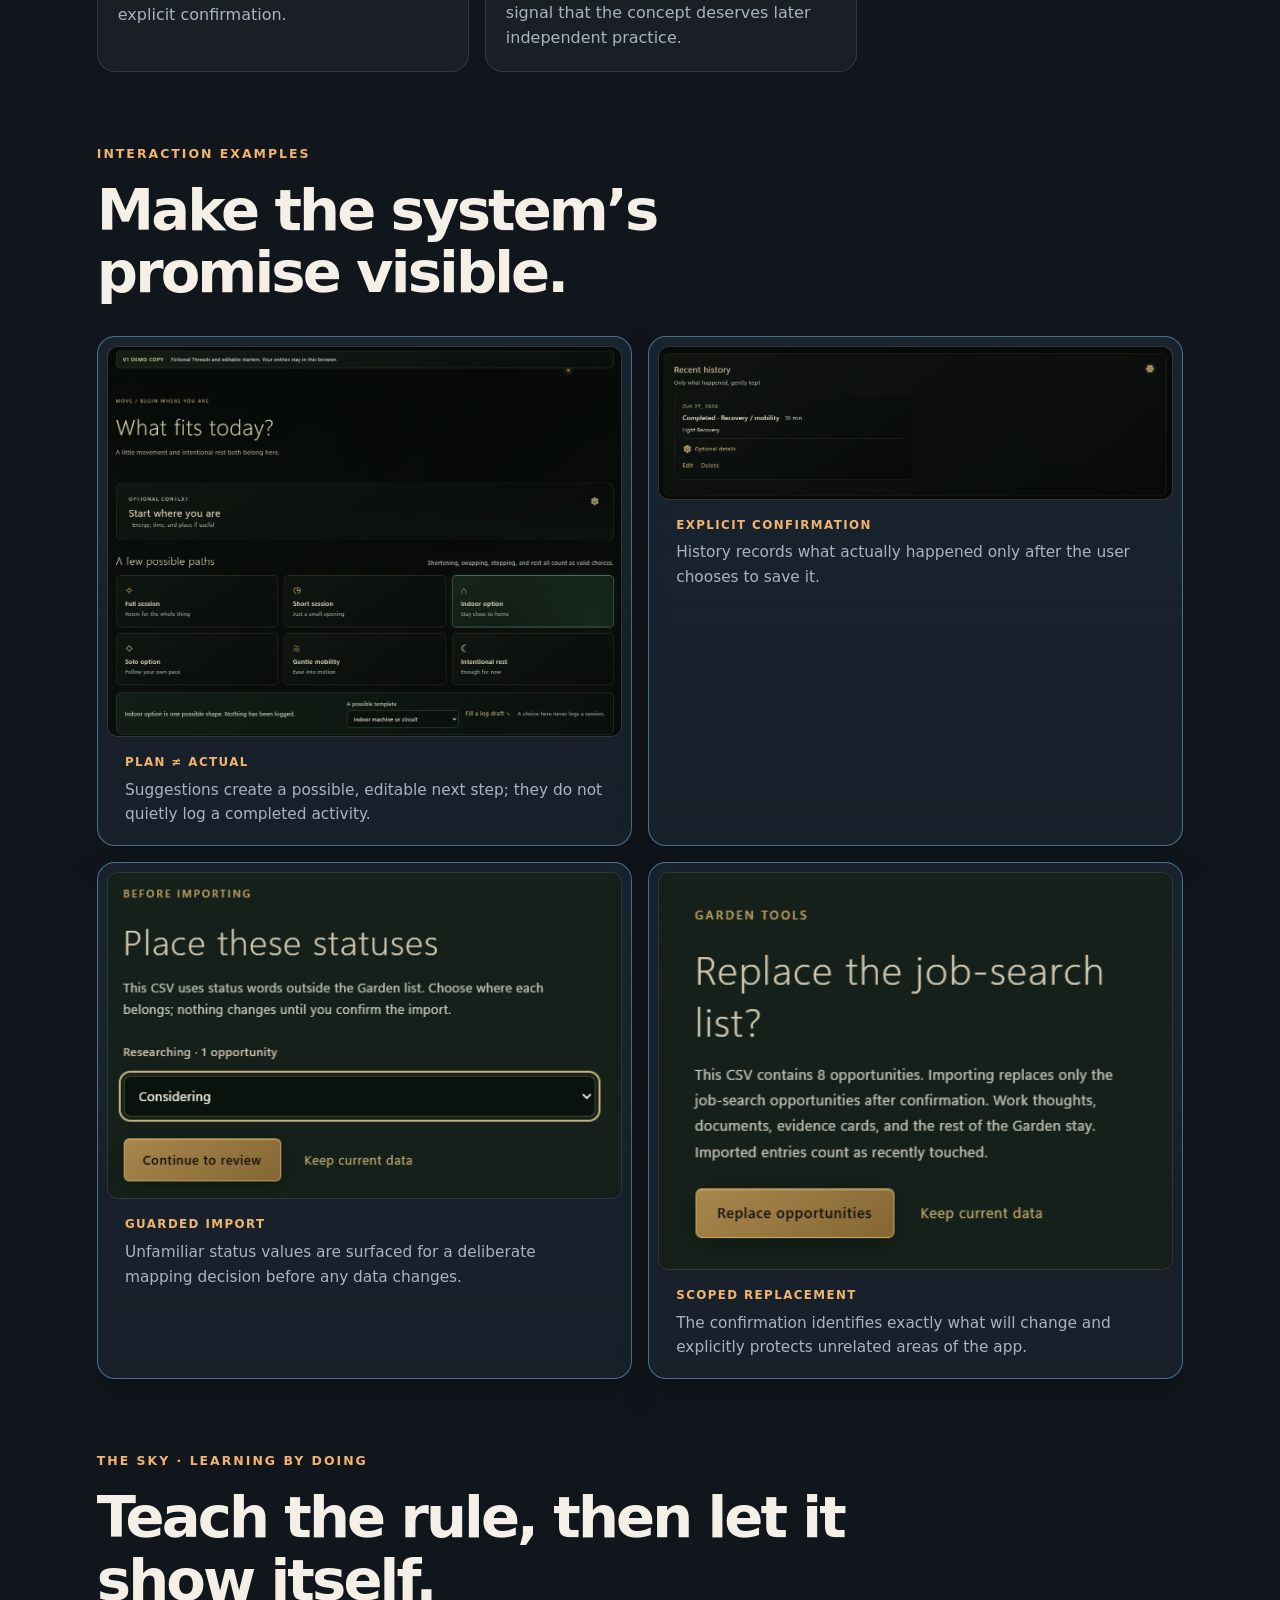
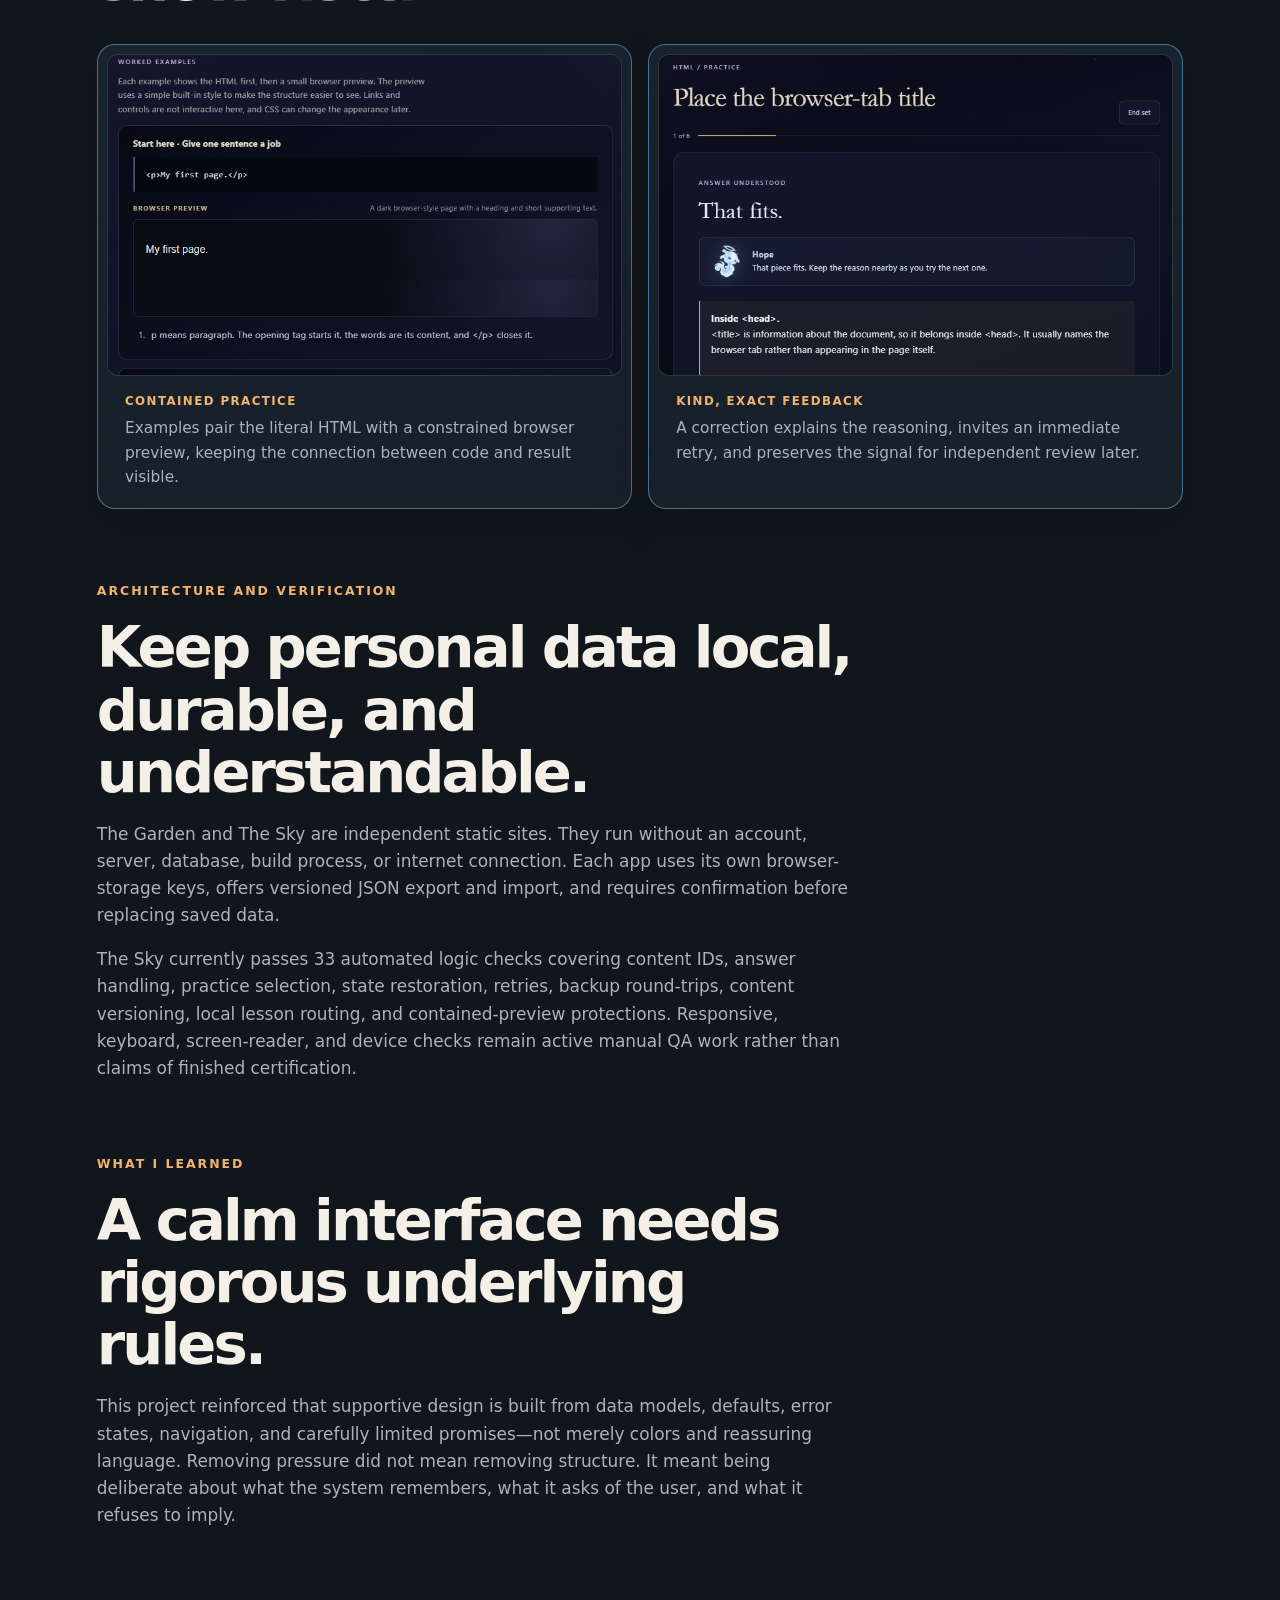
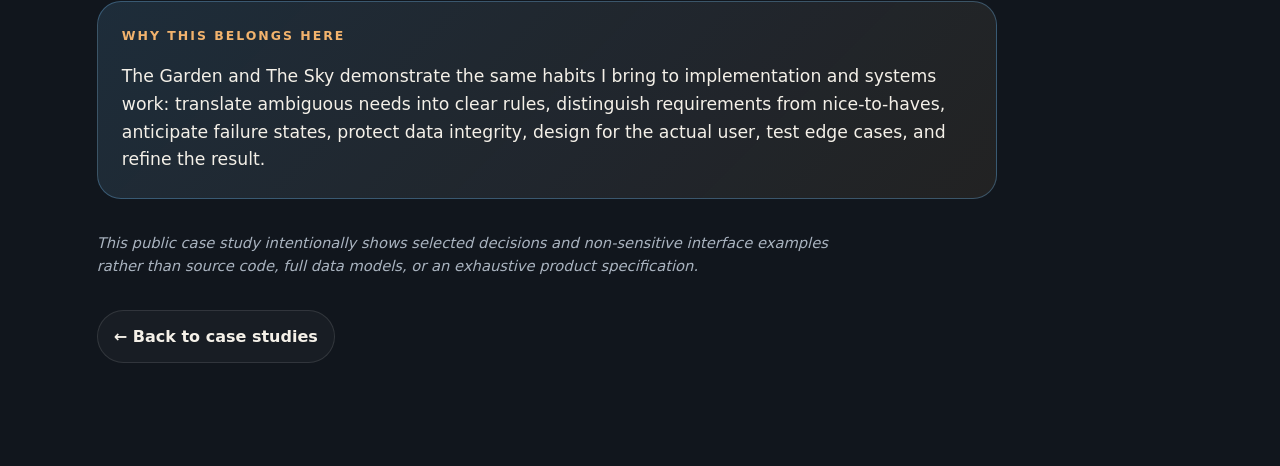
<file: garden-and-sky-case-study.html>
<!DOCTYPE html>
<html lang="en">
<head>
  <meta charset="UTF-8">
  <meta name="viewport" content="width=device-width, initial-scale=1.0">
  <title>The Garden &amp; The Sky | Sarah W.</title>
  <meta name="description" content="An independent product-design case study about local-first planning and learning tools.">
  <link rel="stylesheet" href="style.css">
</head>

<body>
  <main class="section case-study-page">
    <header class="section-heading reveal">
      <p class="eyebrow">Case Study · Independent Product Design</p>
      <h1>The Garden &amp; The Sky</h1>
      <p class="case-lede">
        Two connected, local-first browser prototypes exploring a simple question:
        what would personal software feel like if it helped someone return without
        making them feel behind?
      </p>
    </header>

    <section class="case-meta reveal" aria-label="Project overview">
      <div>
        <span>Project</span>
        <strong>Planning and learning prototypes</strong>
      </div>
      <div>
        <span>My role</span>
        <strong>Product concept, UX strategy, content architecture, prototyping, and iterative testing</strong>
      </div>
      <div>
        <span>Technology</span>
        <strong>HTML, CSS, vanilla JavaScript, browser storage, and JSON backup/restore</strong>
      </div>
      <div>
        <span>Status</span>
        <strong>Working local-first prototypes in active testing</strong>
      </div>
    </section>

    <section class="case-detail reveal">
      <p class="eyebrow">The problem</p>
      <h2>Returning should not feel like catching up.</h2>
      <p>
        Many planning and learning tools center accumulation: more tasks, longer
        streaks, fuller dashboards, and visible evidence of unfinished work. That
        can make returning after an interruption harder than starting.
      </p>
      <p>
        I wanted to test a different model. The Garden supports planning, personal
        organization, work, movement, nourishment, and ongoing projects. The Sky
        supports short coding practice sessions. Both needed to be useful
        and structured without turning every pause into a failure state.
      </p>
    </section>

    <section class="case-detail reveal">
      <p class="eyebrow">The design principle</p>
      <h2>Return, not pressure.</h2>
      <p>
        “Gentle” could not be only a visual style or friendly copy. It had to shape
        the interaction rules: no streaks, quotas, countdowns, rankings, or artificial
        completion debt. The prototypes preserve useful context, distinguish plans
        from confirmed activity, and let unfinished work remain safely unfinished.
      </p>
    </section>


    <figure class="case-figure reveal">
      <img src="assets/garden-sky/garden-threads.png" alt="The Garden Threads screen showing Active, Waiting, and Parked projects, each with a next small move and a saved stopping point.">
      <figcaption>
        <span>Garden · Threads</span>
        Preserving the return point: projects retain a next small action and a human-readable place to resume, without treating a pause as neglected work.
      </figcaption>
    </figure>

    <section class="case-detail reveal">
      <p class="eyebrow">Selected design decisions</p>
      <h2>Translate the philosophy into system behavior.</h2>

      <div class="decision-grid">
        <article class="decision-card">
          <h3>Preserve the return point</h3>
          <p>
            Garden Threads retain both a next small move and the user’s stopping
            point. Items can be Active, Waiting, or Parked without being treated
            as neglected work.
          </p>
        </article>

        <article class="decision-card">
          <h3>Keep plans separate from actuals</h3>
          <p>
            Movement suggestions can create an editable draft, but the history
            records only what the user explicitly confirms. A possible plan does
            not silently become a completed activity.
          </p>
        </article>

        <article class="decision-card">
          <h3>Guard structured imports</h3>
          <p>
            Garden’s job-search CSV flow validates columns and values, lets users
            map unfamiliar statuses before review, and replaces only the job-search
            list after explicit confirmation.
          </p>
        </article>

        <article class="decision-card">
          <h3>Make feedback kind and exact</h3>
          <p>
            Sky practice explains why an answer fits or needs another look. A quick
            retry can correct the moment without erasing the signal that the concept
            deserves later independent practice.
          </p>
        </article>
      </div>
    </section>


    <section class="case-visual-section reveal" aria-label="Garden interaction examples">
      <p class="eyebrow">Interaction examples</p>
      <h2>Make the system’s promise visible.</h2>

      <div class="case-figure-grid">
        <figure class="case-figure">
          <img src="assets/garden-sky/garden-move-choice.png" alt="The Garden Move screen offers multiple movement paths, including full session, short session, indoor option, gentle mobility, and intentional rest.">
          <figcaption>
            <span>Plan ≠ actual</span>
            Suggestions create a possible, editable next step; they do not quietly log a completed activity.
          </figcaption>
        </figure>
        <figure class="case-figure">
          <img src="assets/garden-sky/garden-move-history.png" alt="The Garden recent history screen showing a confirmed recovery and mobility session after the user explicitly saved it.">
          <figcaption>
            <span>Explicit confirmation</span>
            History records what actually happened only after the user chooses to save it.
          </figcaption>
        </figure>
      </div>

      <div class="case-figure-grid">
        <figure class="case-figure">
          <img src="assets/garden-sky/garden-status-mapping.png" alt="The Garden CSV import flow asks the user to map an unfamiliar status before reviewing the import.">
          <figcaption>
            <span>Guarded import</span>
            Unfamiliar status values are surfaced for a deliberate mapping decision before any data changes.
          </figcaption>
        </figure>
        <figure class="case-figure">
          <img src="assets/garden-sky/garden-import-confirmation.png" alt="The Garden CSV import confirmation explains that only job-search opportunities will be replaced.">
          <figcaption>
            <span>Scoped replacement</span>
            The confirmation identifies exactly what will change and explicitly protects unrelated areas of the app.
          </figcaption>
        </figure>
      </div>
    </section>


    <section class="case-visual-section reveal" aria-label="Sky interaction examples">
      <p class="eyebrow">The Sky · learning by doing</p>
      <h2>Teach the rule, then let it show itself.</h2>

      <div class="case-figure-grid sky-figure-grid">
        <figure class="case-figure">
          <img src="assets/garden-sky/sky-code-preview.png" alt="A Sky HTML lesson showing literal HTML code with a contained browser preview beneath it.">
          <figcaption>
            <span>Contained practice</span>
            Examples pair the literal HTML with a constrained browser preview, keeping the connection between code and result visible.
          </figcaption>
        </figure>
        <figure class="case-figure">
          <img src="assets/garden-sky/sky-correction.png" alt="A Sky HTML practice correction screen that explains why the title element belongs inside the head element and offers a retry.">
          <figcaption>
            <span>Kind, exact feedback</span>
            A correction explains the reasoning, invites an immediate retry, and preserves the signal for independent review later.
          </figcaption>
        </figure>
      </div>
    </section>

    <section class="case-detail reveal">
      <p class="eyebrow">Architecture and verification</p>
      <h2>Keep personal data local, durable, and understandable.</h2>
      <p>
        The Garden and The Sky are independent static sites. They run without an
        account, server, database, build process, or internet connection. Each app
        uses its own browser-storage keys, offers versioned JSON export and import,
        and requires confirmation before replacing saved data.
      </p>
      <p>
        The Sky currently passes 33 automated logic checks covering content IDs,
        answer handling, practice selection, state restoration, retries, backup
        round-trips, content versioning, local lesson routing, and contained-preview
        protections. Responsive, keyboard, screen-reader, and device checks remain
        active manual QA work rather than claims of finished certification.
      </p>
    </section>

    <section class="case-detail reveal">
      <p class="eyebrow">What I learned</p>
      <h2>A calm interface needs rigorous underlying rules.</h2>
      <p>
        This project reinforced that supportive design is built from data models,
        defaults, error states, navigation, and carefully limited promises—not merely
        colors and reassuring language. Removing pressure did not mean removing
        structure. It meant being deliberate about what the system remembers, what it
        asks of the user, and what it refuses to imply.
      </p>
    </section>

    <aside class="case-callout reveal">
      <p class="eyebrow">Why this belongs here</p>
      <p>
        The Garden and The Sky demonstrate the same habits I bring to implementation
        and systems work: translate ambiguous needs into clear rules, distinguish
        requirements from nice-to-haves, anticipate failure states, protect data
        integrity, design for the actual user, test edge cases, and refine the result.
      </p>
    </aside>

    <p class="case-note reveal">
      This public case study intentionally shows selected decisions and non-sensitive
      interface examples rather than source code, full data models, or an exhaustive
      product specification.
    </p>

    <div class="hero-actions reveal">
      <a class="button secondary" href="index.html#case-studies">
        ← Back to case studies
      </a>
    </div>
  </main>

  <script src="main.js"></script>
</body>
</html>
</file>
<file: style.css>
:root {
  --bg: #11161d;
  --panel: #18202a;
  --panel-2: #202a35;
  --text: #f4f0e8;
  --muted: #a9b3bf;
  --line: rgba(255,255,255,.11);
  --accent: #79c6ff;
  --accent-2: #f2b36d;
  --shadow: 0 24px 70px rgba(0,0,0,.35);
  --radius: 24px;
}

* { box-sizing: border-box; }
html { scroll-behavior: smooth; }
body {
  margin: 0;
  font-family: Inter, ui-sans-serif, system-ui, -apple-system, BlinkMacSystemFont, "Segoe UI", sans-serif;
  color: var(--text);
  background:
    radial-gradient(circle at top left, rgba(121,198,255,.18), transparent 34rem),
    radial-gradient(circle at 80% 10%, rgba(242,179,109,.12), transparent 28rem),
    var(--bg);
  line-height: 1.6;
}

a { color: inherit; }

.site-header {
  position: sticky;
  top: 0;
  z-index: 10;
  display: flex;
  justify-content: space-between;
  align-items: center;
  gap: 1rem;
  padding: 1rem clamp(1rem, 4vw, 4rem);
  backdrop-filter: blur(18px);
  background: rgba(17,22,29,.75);
  border-bottom: 1px solid var(--line);
}

.brand {
  display: inline-flex;
  align-items: center;
  gap: .75rem;
  text-decoration: none;
  font-weight: 800;
}

.brand-mark {
  display: inline-grid;
  place-items: center;
  width: 2.35rem;
  height: 2.35rem;
  border-radius: 50%;
  color: #081019;
  background: linear-gradient(135deg, var(--accent), var(--accent-2));
}

nav { display: flex; gap: 1rem; align-items: center; flex-wrap: wrap; }
nav a { text-decoration: none; color: var(--muted); font-size: .92rem; }
nav a:hover { color: var(--text); }
.nav-cta { color: var(--text); border: 1px solid var(--line); padding: .55rem .85rem; border-radius: 999px; }

.section { padding: clamp(4rem, 8vw, 7rem) clamp(1rem, 6vw, 5.5rem); }
.compact { padding-top: 3rem; padding-bottom: 4rem; }
.hero { display: grid; grid-template-columns: minmax(0, 1.35fr) minmax(300px, .65fr); gap: clamp(2rem, 5vw, 5rem); align-items: center; min-height: 82vh; }

.eyebrow { color: var(--accent-2); text-transform: uppercase; letter-spacing: .16em; font-size: .78rem; font-weight: 800; margin: 0 0 1rem; }
h1, h2, h3 { line-height: 1.08; margin: 0; }
h1 { font-size: clamp(3.2rem, 8vw, 7.5rem); letter-spacing: -.07em; max-width: 12ch; }
h2 { font-size: clamp(2.1rem, 4.5vw, 4.5rem); letter-spacing: -.05em; }
h3 { font-size: 1.35rem; }
.lede { font-size: clamp(1.1rem, 2vw, 1.4rem); color: var(--muted); max-width: 58ch; margin: 1.35rem 0 0; }
.section-heading { max-width: 760px; margin-bottom: 2rem; }
.section-heading p:not(.eyebrow) { color: var(--muted); font-size: 1.05rem; }

.hero-actions { display: flex; gap: .85rem; flex-wrap: wrap; margin-top: 2rem; }
.button { display: inline-flex; align-items: center; justify-content: center; min-height: 44px; padding: .8rem 1rem; border-radius: 999px; text-decoration: none; font-weight: 800; }
.primary { color: #081019; background: linear-gradient(135deg, var(--accent), var(--accent-2)); }
.secondary { border: 1px solid var(--line); color: var(--text); background: rgba(255,255,255,.03); }

.hero-panel { border: 1px solid var(--line); background: linear-gradient(180deg, rgba(255,255,255,.07), rgba(255,255,255,.025)); padding: 1rem; border-radius: var(--radius); box-shadow: var(--shadow); }
.stat-card { border: 1px solid var(--line); border-radius: 18px; background: rgba(255,255,255,.04); padding: 1rem; }
.stat-card.big { padding: 1.25rem; margin-bottom: 1rem; }
.stat-number { display: block; font-size: 4rem; line-height: 1; font-weight: 900; color: var(--accent); }
.stat-label, .stat-card span { color: var(--muted); }
.stat-card strong { display: block; margin-top: .3rem; }
.mini-grid { display: grid; grid-template-columns: 1fr 1fr; gap: 1rem; }

.proof-grid, .case-grid, .skills-grid { display: grid; grid-template-columns: repeat(3, minmax(0, 1fr)); gap: 1rem; }
.proof-card, .case-card, .skills-grid > div, .contact-card {
  border: 1px solid var(--line);
  background: rgba(255,255,255,.045);
  border-radius: var(--radius);
  padding: 1.35rem;
}
.proof-card p, .case-card p, .skills-grid p, .contact-card p { color: var(--muted); }
.case-card { min-height: 260px; display: flex; flex-direction: column; }
.case-card a { margin-top: auto; color: var(--accent); font-weight: 800; text-decoration: none; }
.case-tag { align-self: flex-start; color: #081019; background: var(--accent-2); padding: .35rem .6rem; border-radius: 999px; font-size: .78rem; font-weight: 900; margin-bottom: 1rem; }

.split { display: grid; grid-template-columns: .7fr 1fr; gap: 3rem; align-items: start; }
.timeline { list-style: none; padding: 0; margin: 0; display: grid; gap: 1rem; }
.timeline li { position: relative; border: 1px solid var(--line); border-radius: 18px; background: rgba(255,255,255,.04); padding: 1rem 1rem 1rem 4.5rem; }
.timeline span { position: absolute; left: 1rem; top: 1rem; color: var(--accent); font-weight: 900; }
.timeline p { color: var(--muted); margin: .35rem 0 0; }
.skills-grid { grid-template-columns: repeat(4, minmax(0, 1fr)); }
.contact-card { max-width: 900px; margin: 0 auto; text-align: center; }
.site-footer { display: flex; justify-content: center; gap: .75rem; color: var(--muted); padding: 2rem; border-top: 1px solid var(--line); }

.reveal { opacity: 0; transform: translateY(18px); transition: opacity .7s ease, transform .7s ease; }
.reveal.visible { opacity: 1; transform: none; }

/* Display four selected stories in a balanced two-by-two layout. */
.case-grid {
  grid-template-columns: repeat(2, minmax(0, 1fr));
  grid-auto-rows: 1fr;
}

.case-card {
  min-height: 280px;
  height: 100%;
  display: flex;
  flex-direction: column;
}

.case-card h3 {
  font-size: 1.25rem;
}

.case-card a {
  margin-top: 0.85rem;
  color: var(--accent);
  font-weight: 800;
  text-decoration: none;
}

/* Skills / capabilities shown at the bottom of each case card. */
.case-skills {
  margin-top: auto;
  padding-top: 1rem;
  color: var(--accent) !important;
  font-size: 0.9rem;
  font-weight: 800;
}

.case-status {
  margin: 0.85rem 0 0;
  color: var(--muted);
  font-size: 0.88rem;
  font-style: italic;
}

/* Supporting details for project cards without a link yet. */
.case-skills {
  margin-top: auto;
  padding-top: 1rem;
  color: var(--accent) !important;
  font-size: 0.9rem;
  font-weight: 800;
}

.case-status {
  margin: 0.65rem 0 0;
  color: var(--muted);
  font-size: 0.88rem;
  font-style: italic;
}

/* Reduce excess space above the framework and add breathing room below it. */
.framework-section {
  padding-top: clamp(3.5rem, 6vw, 5rem);
  padding-bottom: clamp(6rem, 9vw, 8rem);
}

/* Center the contact buttons inside the contact card. */
.contact-actions {
  justify-content: center;
}

.contact-note {
  font-size: 1.1rem;
  font-weight: 700;
}

@media (max-width: 900px) {
  .hero, .split { grid-template-columns: 1fr; }
  .proof-grid, .case-grid, .skills-grid { grid-template-columns: 1fr; }
  nav { display: none; }
  h1 { max-width: 100%; }
}


/* Garden & Sky case study */
.case-study-page {
  max-width: 1240px;
  margin: 0 auto;
}

.case-lede {
  max-width: 65ch;
  color: var(--muted);
  font-size: clamp(1.1rem, 2vw, 1.35rem);
}

.case-meta {
  display: grid;
  grid-template-columns: repeat(2, minmax(0, 1fr));
  gap: 1px;
  margin: 2.5rem 0 5rem;
  overflow: hidden;
  border: 1px solid var(--line);
  border-radius: var(--radius);
  background: var(--line);
}

.case-meta > div {
  padding: 1.2rem;
  background: var(--panel);
}

.case-meta span {
  display: block;
  margin-bottom: .45rem;
  color: var(--accent-2);
  font-size: .74rem;
  font-weight: 800;
  letter-spacing: .12em;
  text-transform: uppercase;
}

.case-meta strong {
  display: block;
  line-height: 1.4;
}

.case-detail {
  max-width: 760px;
  margin: 0 0 4.5rem;
}

.case-detail > p:not(.eyebrow) {
  color: var(--muted);
  font-size: 1.06rem;
}

.decision-grid {
  display: grid;
  grid-template-columns: repeat(2, minmax(0, 1fr));
  gap: 1rem;
  margin-top: 2rem;
}

.decision-card {
  padding: 1.25rem;
  border: 1px solid var(--line);
  border-radius: 18px;
  background: rgba(255,255,255,.04);
}

.decision-card p {
  margin-bottom: 0;
  color: var(--muted);
}

.case-callout {
  max-width: 900px;
  margin: 1rem 0 2rem;
  padding: 1.5rem;
  border: 1px solid rgba(121,198,255,.3);
  border-radius: var(--radius);
  background: linear-gradient(135deg, rgba(121,198,255,.13), rgba(242,179,109,.08));
}

.case-callout p:last-child {
  margin-bottom: 0;
  font-size: 1.08rem;
}

.case-note {
  max-width: 760px;
  color: var(--muted);
  font-size: .92rem;
  font-style: italic;
}

@media (max-width: 900px) {
  .case-meta,
  .decision-grid {
    grid-template-columns: 1fr;
  }

  .case-meta {
    margin-bottom: 3.5rem;
  }
}


/* Evidence figures for The Garden & The Sky case study */
.case-visual-section {
  margin: 0 0 4.5rem;
}

.case-visual-section > h2 {
  max-width: 760px;
  margin-bottom: 2rem;
}

.case-figure {
  margin: 0 0 1.25rem;
  overflow: hidden;
  padding: .55rem .55rem 0;
  border: 1px solid rgba(121,198,255,.48);
  border-radius: 18px;
  background: linear-gradient(180deg, rgba(121,198,255,.08), var(--panel));
  box-shadow: 0 16px 36px rgba(0,0,0,.18);
}

.case-figure img {
  display: block;
  width: 100%;
  height: auto;
  border: 1px solid rgba(255,255,255,.16);
  border-radius: 11px;
  background: #0b1015;
}

.case-figure figcaption {
  padding: 1rem 1.15rem 1.15rem;
  color: var(--muted);
  font-size: .96rem;
}

.case-figure figcaption span {
  display: block;
  margin-bottom: .35rem;
  color: var(--accent-2);
  font-size: .74rem;
  font-weight: 800;
  letter-spacing: .12em;
  text-transform: uppercase;
}

.case-figure-grid {
  display: grid;
  grid-template-columns: repeat(2, minmax(0, 1fr));
  gap: 1rem;
  margin-bottom: 1rem;
}

.case-figure-grid .case-figure {
  height: 100%;
  margin-bottom: 0;
}

.sky-figure-grid .case-figure img {
  aspect-ratio: 16 / 10;
  object-fit: cover;
  object-position: top;
}

@media (max-width: 900px) {
  .case-figure-grid {
    grid-template-columns: 1fr;
  }
}
</file>
